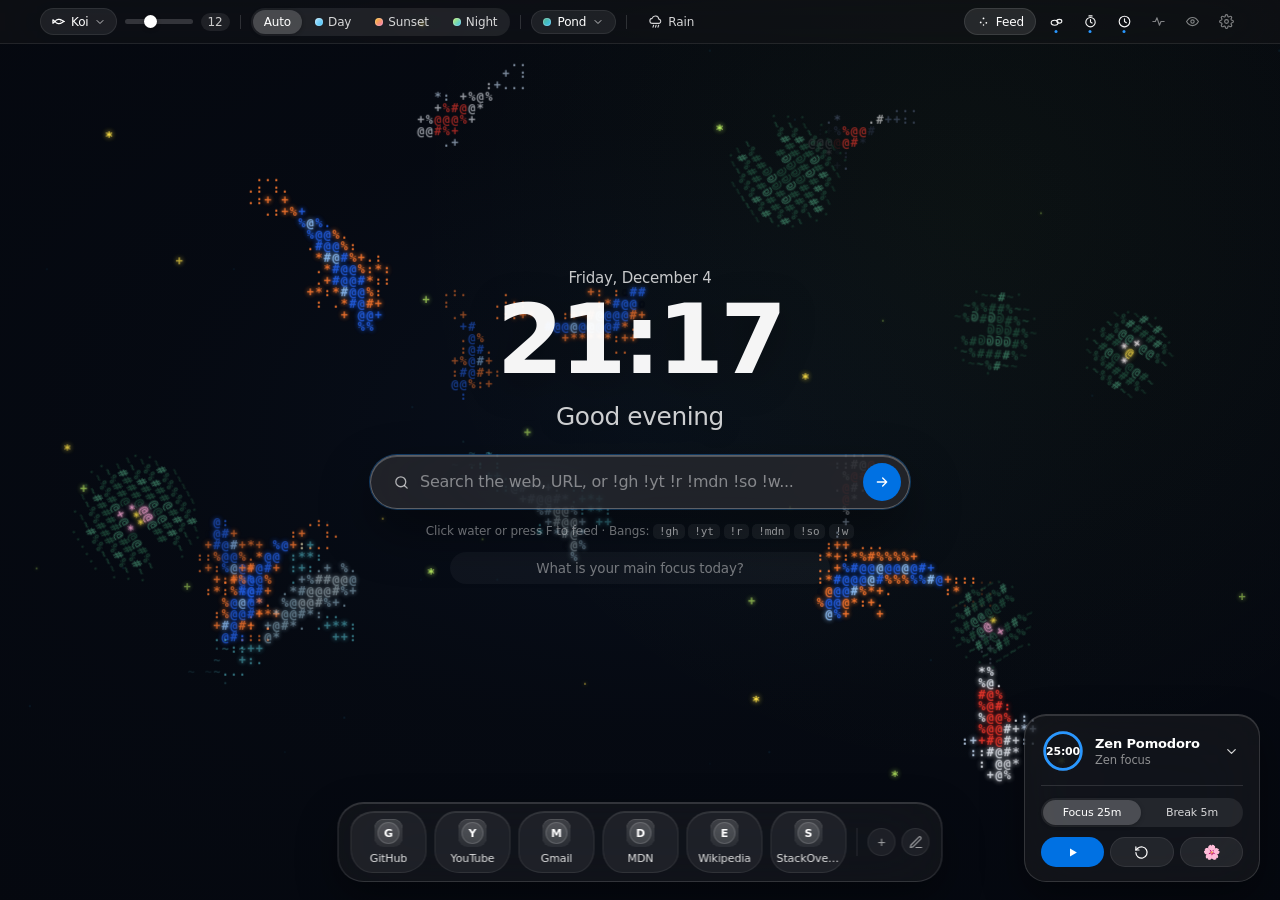
<file: index.html>
<!DOCTYPE html>
<html lang="es" data-solar="night">
<head>
  <meta charset="UTF-8">
  <meta name="viewport" content="width=device-width, initial-scale=1.0">
  <title data-i18n="pageTitlePond">Nueva pestaña · Estanque Koi</title>
  <link rel="icon" type="image/png" sizes="48x48" href="icons/icon48.png">
  <link rel="icon" type="image/png" sizes="16x16" href="icons/icon16.png">
  <link rel="icon" type="image/png" sizes="128x128" href="icons/icon128.png">
  <link rel="shortcut icon" href="icons/icon48.png">
  <script src="boot.js"></script>
  <link rel="stylesheet" href="styles/tokens.css">
  <link rel="stylesheet" href="styles/base.css">
  <link rel="stylesheet" href="styles/topbar.css">
  <link rel="stylesheet" href="styles/stage.css">
  <link rel="stylesheet" href="styles/stones.css">
  <link rel="stylesheet" href="styles/pomodoro.css">
  <link rel="stylesheet" href="styles/fauna-popover.css">
  <link rel="stylesheet" href="styles/settings.css">
  <link rel="stylesheet" href="styles/responsive.css">
  <script type="module" src="src/main.js"></script>
</head>
<body>
  <canvas id="koi-canvas" aria-hidden="true"></canvas>

  <div id="perf-badge" class="perf-badge" aria-live="off" hidden>
    <span class="perf-dot" aria-hidden="true"></span>
    <span id="perf-text" data-i18n="perfPlaceholder">-- FPS · -- ms</span>
  </div>

  <header class="top-bar" id="top-bar" aria-label="Controles del estanque" data-i18n-aria-label="controlsAria">
    <div class="control-pill">
      <div class="control-group control-fish" title="Cantidad de fauna en el estanque" data-i18n-title="fishTitle">
        <button type="button" id="fauna-btn" class="fauna-trigger-btn" aria-expanded="false" aria-controls="fauna-popover" title="Elegir especies y luciérnagas" data-i18n-title="faunaBtnTitle">
          <svg class="icon" viewBox="0 0 24 24" fill="none" stroke="currentColor" stroke-width="1.8" stroke-linecap="round" stroke-linejoin="round" aria-hidden="true">
            <path d="M6.5 12c2.5-4 7.5-4.5 11.5-1.5 1.2.9 2.2 1.5 3.5 1.5-1.3 0-2.3.6-3.5 1.5C14 16.5 9 16 6.5 12Z" />
            <path d="M6.5 12 3 9.2v5.6L6.5 12Z" />
            <circle cx="15.5" cy="11.2" r="0.8" fill="currentColor" stroke="none" />
          </svg>
          <span id="fauna-btn-label">Koi</span>
          <svg class="chevron-icon" viewBox="0 0 24 24" fill="none" stroke="currentColor" stroke-width="2" stroke-linecap="round" stroke-linejoin="round" aria-hidden="true">
            <path d="m6 9 6 6 6-6" />
          </svg>
        </button>
        <input
          id="fish-count"
          class="range-slider"
          type="range"
          min="5"
          max="25"
          step="1"
          value="12"
          aria-label="Densidad de fauna"
          data-i18n-aria-label="fishSliderAria"
        >
        <span id="fish-count-value" class="count-badge">12</span>
      </div>

      <span class="pill-divider pill-divider-fish" aria-hidden="true"></span>

      <div class="control-group solar-selector" role="group" aria-label="Momento del día" data-i18n-aria-label="solarGroupAria">
        <button type="button" class="solar-btn is-active" data-time-mode="auto" aria-pressed="true" title="Ciclo solar automático" data-i18n-title="solarAutoTitle">
          <span data-i18n="solarAuto">Auto</span>
        </button>
        <button type="button" class="solar-btn" data-time-mode="day" aria-pressed="false" title="Día (07:00 - 17:59)" data-i18n-title="solarDayTitle">
          <span class="swatch swatch-day" aria-hidden="true"></span>
          <span data-i18n="solarDay">Día</span>
        </button>
        <button type="button" class="solar-btn" data-time-mode="sunset" aria-pressed="false" title="Atardecer (18:00 - 20:29)" data-i18n-title="solarSunsetTitle">
          <span class="swatch swatch-sunset" aria-hidden="true"></span>
          <span data-i18n="solarSunset">Tarde</span>
        </button>
        <button type="button" class="solar-btn" data-time-mode="night" aria-pressed="false" title="Noche (20:30 - 06:59)" data-i18n-title="solarNightTitle">
          <span class="swatch swatch-night" aria-hidden="true"></span>
          <span data-i18n="solarNight">Noche</span>
        </button>
      </div>

      <span class="pill-divider pill-divider-solar" aria-hidden="true"></span>

      <div class="control-group biome-selector">
        <button type="button" id="biome-btn" class="biome-trigger-btn" aria-expanded="false" aria-controls="biome-popover" title="Cambiar fondo y ecosistema" data-i18n-title="biomeBtnTitle">
          <span id="biome-btn-swatch" class="swatch swatch-pond" aria-hidden="true"></span>
          <span id="biome-btn-label" data-i18n="biomePond">Estanque</span>
          <svg class="chevron-icon" viewBox="0 0 24 24" fill="none" stroke="currentColor" stroke-width="2" stroke-linecap="round" stroke-linejoin="round" aria-hidden="true">
            <path d="m6 9 6 6 6-6" />
          </svg>
        </button>
      </div>

      <span class="pill-divider" aria-hidden="true"></span>

      <div class="control-group control-toggles">
        <button type="button" id="rain-btn" class="toggle-btn" aria-pressed="false" title="Activar o desactivar lluvia suave (R)" data-i18n-title="rainBtnTitle">
          <svg class="icon" viewBox="0 0 24 24" fill="none" stroke="currentColor" stroke-width="1.8" stroke-linecap="round" stroke-linejoin="round" aria-hidden="true">
            <path d="M7 15a4 4 0 0 1-.4-7.98A5.5 5.5 0 0 1 17.3 8.2 3.5 3.5 0 0 1 18 15H7Z" />
            <path d="M9 18l-1 3M13 18l-1 3M17 18l-1 3" />
          </svg>
          <span data-i18n="rainBtn">Lluvia</span>
        </button>
      </div>

      <span class="pill-divider pill-divider-rain" aria-hidden="true"></span>

      <div class="control-group control-actions">
        <button type="button" id="feed-btn" class="action-btn" title="Soltar comida múltiple en el estanque (F)" data-i18n-title="feedBtnTitle">
          <svg class="icon" viewBox="0 0 24 24" fill="none" stroke="currentColor" stroke-width="1.8" stroke-linecap="round" stroke-linejoin="round" aria-hidden="true">
            <circle cx="12" cy="7" r="1.4" fill="currentColor" stroke="none" />
            <circle cx="7.5" cy="13.5" r="1.4" fill="currentColor" stroke="none" />
            <circle cx="16.5" cy="14" r="1.4" fill="currentColor" stroke="none" />
            <circle cx="12" cy="17.5" r="1.2" fill="currentColor" stroke="none" />
          </svg>
          <span id="feed-btn-label" data-i18n="feedBtn">Alimentar</span>
        </button>

        <button type="button" id="stones-toggle-btn" class="icon-btn" title="Mostrar u ocultar piedras de río" aria-pressed="true" aria-label="Mostrar u ocultar piedras de río" data-i18n-title="stonesToggleTitle" data-i18n-aria-label="stonesToggleTitle">
          <svg class="icon" viewBox="0 0 24 24" fill="none" stroke="currentColor" stroke-width="1.8" stroke-linecap="round" stroke-linejoin="round" aria-hidden="true">
            <ellipse cx="9" cy="14" rx="5.5" ry="4" />
            <ellipse cx="16.5" cy="11.5" rx="4" ry="3" />
          </svg>
        </button>

        <button type="button" id="pomo-toggle-btn" class="icon-btn" title="Mostrar u ocultar Pomodoro" aria-pressed="true" aria-label="Mostrar u ocultar Pomodoro" data-i18n-title="pomoToggleTitle" data-i18n-aria-label="pomoToggleTitle">
          <svg class="icon" viewBox="0 0 24 24" fill="none" stroke="currentColor" stroke-width="1.8" stroke-linecap="round" stroke-linejoin="round" aria-hidden="true">
            <circle cx="12" cy="13" r="7.5" />
            <path d="M12 9v4l2.5 1.5M9.5 3h5" />
          </svg>
        </button>

        <button type="button" id="clock-toggle-btn" class="icon-btn" title="Mostrar u ocultar reloj" aria-pressed="true" aria-label="Mostrar u ocultar reloj" data-i18n-title="clockToggleTitle" data-i18n-aria-label="clockToggleTitle">
          <svg class="icon" viewBox="0 0 24 24" fill="none" stroke="currentColor" stroke-width="1.8" stroke-linecap="round" stroke-linejoin="round" aria-hidden="true">
            <circle cx="12" cy="12" r="8.5" />
            <path d="M12 7.5V12l3 2" />
          </svg>
        </button>

        <button type="button" id="perf-btn" class="icon-btn" title="Mostrar u ocultar FPS y tiempo de render" aria-pressed="false" aria-label="Indicador de rendimiento" data-i18n-title="perfToggleTitle" data-i18n-aria-label="perfToggleAria">
          <svg class="icon" viewBox="0 0 24 24" fill="none" stroke="currentColor" stroke-width="1.8" stroke-linecap="round" stroke-linejoin="round" aria-hidden="true">
            <path d="M3 12h4l2.5-6 4 12 2.5-6H21" />
          </svg>
        </button>

        <button type="button" id="zen-btn" class="icon-btn" title="Modo Zen (Z)" aria-pressed="false" aria-label="Activar Modo Zen" data-i18n-title="zenBtnTitle" data-i18n-aria-label="zenBtnAria">
          <svg class="icon" viewBox="0 0 24 24" fill="none" stroke="currentColor" stroke-width="1.8" stroke-linecap="round" stroke-linejoin="round" aria-hidden="true">
            <path d="M2.5 12s3.8-6.5 9.5-6.5S21.5 12 21.5 12s-3.8 6.5-9.5 6.5S2.5 12 2.5 12Z" />
            <circle cx="12" cy="12" r="2.7" />
          </svg>
        </button>

        <button type="button" id="settings-btn" class="icon-btn" title="Ajustes, bangs personalizados y respaldo" aria-label="Abrir ajustes" data-i18n-title="settingsBtnTitle" data-i18n-aria-label="settingsBtnAria">
          <svg class="icon" viewBox="0 0 24 24" fill="none" stroke="currentColor" stroke-width="1.8" stroke-linecap="round" stroke-linejoin="round" aria-hidden="true">
            <circle cx="12" cy="12" r="3" />
            <path d="M19.4 15a1.65 1.65 0 0 0 .33 1.82l.06.06a2 2 0 1 1-2.83 2.83l-.06-.06a1.65 1.65 0 0 0-1.82-.33 1.65 1.65 0 0 0-1 1.51V21a2 2 0 1 1-4 0v-.09A1.65 1.65 0 0 0 9 19.4a1.65 1.65 0 0 0-1.82.33l-.06.06a2 2 0 1 1-2.83-2.83l.06-.06a1.65 1.65 0 0 0 .33-1.82 1.65 1.65 0 0 0-1.51-1H3a2 2 0 1 1 0-4h.09A1.65 1.65 0 0 0 4.6 9a1.65 1.65 0 0 0-.33-1.82l-.06-.06a2 2 0 1 1 2.83-2.83l.06.06a1.65 1.65 0 0 0 1.82.33H9a1.65 1.65 0 0 0 1-1.51V3a2 2 0 1 1 4 0v.09a1.65 1.65 0 0 0 1 1.51 1.65 1.65 0 0 0 1.82-.33l.06-.06a2 2 0 1 1 2.83 2.83l-.06.06a1.65 1.65 0 0 0-.33 1.82V9c.26.6.85 1 1.51 1H21a2 2 0 1 1 0 4h-.09a1.65 1.65 0 0 0-1.51 1Z" />
          </svg>
        </button>
      </div>
    </div>
  </header>

  <section id="fauna-popover" class="fauna-popover" aria-label="Selector de especies del estanque" data-i18n-aria-label="faunaPopoverAria" hidden>
    <div class="fauna-popover-header">
      <span class="fauna-popover-title" data-i18n="faunaPopoverTitle">Habitantes del estanque</span>
      <div class="fauna-presets">
        <button type="button" class="fauna-preset-btn" data-preset="koi" data-i18n="presetKoi">Solo Koi</button>
        <button type="button" class="fauna-preset-btn" data-preset="ocean" data-i18n="presetOcean">Océano</button>
        <button type="button" class="fauna-preset-btn" data-preset="reef" data-i18n="presetReef">Arrecife</button>
        <button type="button" class="fauna-preset-btn" data-preset="all" data-i18n="presetAll">Todos</button>
      </div>
    </div>

    <div class="fauna-grid">
      <button type="button" class="species-card is-active" data-species="koi" aria-pressed="true">
        <span class="species-swatch swatch-koi" aria-hidden="true"></span>
        <span class="species-info">
          <span class="species-name" data-i18n="speciesKoiName">Peces Koi</span>
          <span class="species-desc" data-i18n="speciesKoiDesc">Clásicos, Tancho y Fantasma</span>
        </span>
      </button>

      <button type="button" class="species-card" data-species="turtle" aria-pressed="false">
        <span class="species-swatch swatch-turtle" aria-hidden="true"></span>
        <span class="species-info">
          <span class="species-name" data-i18n="speciesTurtleName">Tortugas Marinas</span>
          <span class="species-desc" data-i18n="speciesTurtleDesc">Caparazón dorado y aleteo lento</span>
        </span>
      </button>

      <button type="button" class="species-card" data-species="whaleShark" aria-pressed="false">
        <span class="species-swatch swatch-whale" aria-hidden="true"></span>
        <span class="species-info">
          <span class="species-name" data-i18n="speciesWhaleName">Tiburón Ballena</span>
          <span class="species-desc" data-i18n="speciesWhaleDesc">Gigante moteado y sereno</span>
        </span>
      </button>

      <button type="button" class="species-card" data-species="hammerhead" aria-pressed="false">
        <span class="species-swatch swatch-hammer" aria-hidden="true"></span>
        <span class="species-info">
          <span class="species-name" data-i18n="speciesHammerName">Tiburón Martillo</span>
          <span class="species-desc" data-i18n="speciesHammerDesc">Nado ágil con cefalofoil en T</span>
        </span>
      </button>

      <button type="button" class="species-card" data-species="mantaRay" aria-pressed="false">
        <span class="species-swatch swatch-manta" aria-hidden="true"></span>
        <span class="species-info">
          <span class="species-name" data-i18n="speciesMantaName">Mantarraya</span>
          <span class="species-desc" data-i18n="speciesMantaDesc">Planeo ancho con alas ondulantes</span>
        </span>
      </button>

      <button type="button" class="species-card" data-species="giantCarp" aria-pressed="false">
        <span class="species-swatch swatch-carp" aria-hidden="true"></span>
        <span class="species-info">
          <span class="species-name" data-i18n="speciesCarpName">Carpa Dorada</span>
          <span class="species-desc" data-i18n="speciesCarpDesc">Velo real ámbar y escamas suaves</span>
        </span>
      </button>
    </div>

    <div class="fauna-env-section">
      <span class="fauna-popover-title" data-i18n="envSectionTitle">Entorno y vida marina</span>
      <div class="env-chips">
        <button type="button" class="env-chip is-active" data-env="lilies" aria-pressed="true" data-i18n="envLilies">Nenúfares</button>
        <button type="button" class="env-chip" data-env="currents" aria-pressed="false" data-i18n="envCurrents">Corrientes</button>
        <button type="button" class="env-chip" data-env="plankton" aria-pressed="false" data-i18n="envPlankton">Plancton y Burbujas</button>
        <button type="button" class="env-chip" data-env="kelp" aria-pressed="false" data-i18n="envKelp">Algas</button>
        <button type="button" class="env-chip" data-env="jellyfish" aria-pressed="false" data-i18n="envJellyfish">Medusas</button>
        <button type="button" class="env-chip" data-env="school" aria-pressed="false" data-i18n="envSchool">Cardumen</button>
        <button type="button" class="env-chip" data-env="snow" aria-pressed="false" data-i18n="envSnow">Nieve</button>
      </div>
    </div>

    <div class="fauna-fireflies-row">
      <div class="fauna-fireflies-label">
        <span class="species-swatch swatch-firefly" aria-hidden="true"></span>
        <span data-i18n="firefliesLabel">Luciérnagas</span>
      </div>
      <div class="firefly-modes" role="group" aria-label="Modo de luciérnagas" data-i18n-aria-label="firefliesGroupAria">
        <button type="button" class="firefly-mode-btn is-active" data-fireflies="auto" aria-pressed="true" title="Solo durante la noche" data-i18n="firefliesAuto" data-i18n-title="firefliesAutoTitle">Auto</button>
        <button type="button" class="firefly-mode-btn" data-fireflies="on" aria-pressed="false" title="Visibles a cualquier hora" data-i18n="firefliesOn" data-i18n-title="firefliesOnTitle">Activas</button>
        <button type="button" class="firefly-mode-btn" data-fireflies="off" aria-pressed="false" title="Ocultas" data-i18n="firefliesOff" data-i18n-title="firefliesOffTitle">Off</button>
      </div>
    </div>
  </section>

  <section id="biome-popover" class="biome-popover" aria-label="Selector de fondos" data-i18n-aria-label="biomePopoverAria" hidden>
    <div class="fauna-popover-header">
      <span class="fauna-popover-title" data-i18n="biomePopoverTitle">Escenarios y fondos</span>
    </div>

    <div class="biome-group">
      <span class="biome-group-label" data-i18n="biomeGroupAquatic">Hábitats acuáticos</span>
      <div class="biome-grid" role="group" aria-label="Hábitat acuático" data-i18n-aria-label="biomeGroupAria">
        <button type="button" class="biome-btn is-active" data-biome="pond" aria-pressed="true" title="Estanque zen con nenúfares" data-i18n-title="biomePondTitle">
          <span class="species-swatch swatch-pond" aria-hidden="true"></span>
          <span class="species-info">
            <span class="species-name" data-i18n="biomePond">Estanque</span>
            <span class="species-desc" data-i18n="biomePondDesc">Nenúfares y calma zen</span>
          </span>
        </button>

        <button type="button" class="biome-btn" data-biome="ocean" aria-pressed="false" title="Mar abierto con corrientes, cardumen, medusas y algas" data-i18n-title="biomeOceanTitle">
          <span class="species-swatch swatch-ocean" aria-hidden="true"></span>
          <span class="species-info">
            <span class="species-name" data-i18n="biomeOcean">Mar</span>
            <span class="species-desc" data-i18n="biomeOceanDesc">Corrientes, medusas y algas</span>
          </span>
        </button>

        <button type="button" class="biome-btn" data-biome="reef" aria-pressed="false" title="Arrecife coralino vibrante con mantarrayas y cardumen" data-i18n-title="biomeReefTitle">
          <span class="species-swatch swatch-reef" aria-hidden="true"></span>
          <span class="species-info">
            <span class="species-name" data-i18n="biomeReef">Arrecife</span>
            <span class="species-desc" data-i18n="biomeReefDesc">Coral cálido y cardumen</span>
          </span>
        </button>

        <button type="button" class="biome-btn" data-biome="winter" aria-pressed="false" title="Estanque invernal con nieve suave y carpas doradas" data-i18n-title="biomeWinterTitle">
          <span class="species-swatch swatch-winter" aria-hidden="true"></span>
          <span class="species-info">
            <span class="species-name" data-i18n="biomeWinter">Invierno</span>
            <span class="species-desc" data-i18n="biomeWinterDesc">Nieve suave y reflejos glaciares</span>
          </span>
        </button>
      </div>
    </div>

    <div class="biome-group">
      <span class="biome-group-label" data-i18n="biomeGroupCosmos">Cosmos y cielo nocturno</span>
      <div class="biome-grid" role="group" aria-label="Cosmos y cielo nocturno" data-i18n-aria-label="biomeGroupCosmos">
        <button type="button" class="biome-btn biome-card-featured" data-biome="space" aria-pressed="false" title="Agujero negro luminoso en arte ASCII y campo de estrellas" data-i18n-title="biomeSpaceTitle">
          <span class="species-swatch swatch-space" aria-hidden="true"></span>
          <span class="species-info">
            <span class="species-name" data-i18n="biomeSpaceCardTitle">Agujero Negro ASCII</span>
            <span class="species-desc" data-i18n="biomeSpaceDesc">Disco de acreción gravitacional y estrellas</span>
          </span>
        </button>

        <button type="button" class="biome-btn biome-card-aurora" data-biome="aurora" aria-pressed="false" title="Aurora boreal nocturna en ASCII sobre cordillera alpina" data-i18n-title="biomeAuroraTitle">
          <span class="species-swatch swatch-aurora" aria-hidden="true"></span>
          <span class="species-info">
            <span class="species-name" data-i18n="biomeAuroraCardTitle">Aurora Boreal</span>
            <span class="species-desc" data-i18n="biomeAuroraDesc">Cortinas luminosas y montañas nocturnas</span>
          </span>
        </button>
      </div>
    </div>

    <div class="biome-group">
      <span class="biome-group-label" data-i18n="biomeGroupJapan">Cultura japonesa</span>
      <div class="biome-grid" role="group" aria-label="Cultura japonesa" data-i18n-aria-label="biomeGroupJapan">
        <button type="button" class="biome-btn biome-card-wave" data-biome="wave" aria-pressed="false" title="La Gran Ola de Kanagawa en 3D con movimiento oceánico natural" data-i18n-title="biomeWaveTitle">
          <span class="species-swatch swatch-wave" aria-hidden="true"></span>
          <span class="species-info">
            <span class="species-name" data-i18n="biomeWaveCardTitle">Gran Ola · Kanagawa 3D</span>
            <span class="species-desc" data-i18n="biomeWaveDesc">Oleaje 3D natural, espuma, barcas y Monte Fuji</span>
          </span>
        </button>
      </div>
    </div>

    <div id="space-options-section" class="space-options-section" hidden>
      <div class="space-option-row">
        <span class="space-option-label" data-i18n="spacePaletteLabel">Paleta estelar</span>
        <div class="space-chip-group" role="group" aria-label="Paleta del agujero negro" data-i18n-aria-label="spacePaletteGroupAria">
          <button type="button" class="space-chip space-palette-btn is-active" data-space-palette="gold" aria-pressed="true">
            <span class="palette-dot palette-dot-gold" aria-hidden="true"></span>
            <span data-i18n="spacePaletteGold">Dorado</span>
          </button>
          <button type="button" class="space-chip space-palette-btn" data-space-palette="quasar" aria-pressed="false">
            <span class="palette-dot palette-dot-quasar" aria-hidden="true"></span>
            <span data-i18n="spacePaletteQuasar">Quásar</span>
          </button>
          <button type="button" class="space-chip space-palette-btn" data-space-palette="violet" aria-pressed="false">
            <span class="palette-dot palette-dot-violet" aria-hidden="true"></span>
            <span data-i18n="spacePaletteViolet">Violeta</span>
          </button>
        </div>
      </div>

      <div class="space-option-row">
        <span class="space-option-label" data-i18n="spaceOrbitLabel">Órbita de cámara</span>
        <div class="space-chip-group" role="group" aria-label="Velocidad orbital" data-i18n-aria-label="spaceOrbitGroupAria">
          <button type="button" class="space-chip space-speed-btn" data-space-speed="0" aria-pressed="false" data-i18n="spaceOrbitPause">Pausa</button>
          <button type="button" class="space-chip space-speed-btn" data-space-speed="0.5" aria-pressed="false" data-i18n="spaceOrbitSlow">0.5×</button>
          <button type="button" class="space-chip space-speed-btn is-active" data-space-speed="1" aria-pressed="true" data-i18n="spaceOrbitNormal">1×</button>
          <button type="button" class="space-chip space-speed-btn" data-space-speed="2" aria-pressed="false" data-i18n="spaceOrbitFast">2×</button>
        </div>
      </div>
    </div>
  </section>

  <main class="center-stage" id="center-stage">
    <section class="hero-card" id="hero-card" aria-label="Saludo y búsqueda" data-i18n-aria-label="heroAria">
      <div class="clock-wrap" id="clock-wrap">
        <time id="clock" class="clock" datetime=""></time>
        <span id="date-label" class="date-label"></span>
      </div>

      <h1 id="greeting" class="greeting"></h1>

      <div class="search-box-wrap">
        <form id="search-form" class="search-form" action="https://www.google.com/search" method="GET" role="search">
          <svg class="search-icon" viewBox="0 0 24 24" fill="none" stroke="currentColor" stroke-width="1.8" stroke-linecap="round" stroke-linejoin="round" aria-hidden="true">
            <circle cx="11" cy="11" r="7" />
            <path d="m20 20-3.5-3.5" />
          </svg>
          <button type="button" id="bang-badge" class="bang-badge" hidden title="Clic o Backspace para quitar prefijo" data-i18n-title="bangBadgeTitle"></button>
          <input
            id="search-input"
            class="search-input"
            type="search"
            name="q"
            maxlength="2048"
            placeholder="Buscar en la web, URL o !gh !yt !r !mdn !so !w..."
            data-i18n-placeholder="searchPlaceholder"
            autocomplete="off"
            spellcheck="false"
            autofocus
            aria-autocomplete="list"
            aria-controls="bang-suggestions"
            aria-expanded="false"
            aria-label="Buscar en la web o mediante prefijos"
            data-i18n-aria-label="searchAria"
          >
          <button type="submit" class="search-submit" aria-label="Buscar" data-i18n-aria-label="searchSubmitAria">
            <svg viewBox="0 0 24 24" fill="none" stroke="currentColor" stroke-width="2" stroke-linecap="round" stroke-linejoin="round" aria-hidden="true">
              <path d="M5 12h14M13 6l6 6-6 6" />
            </svg>
          </button>
        </form>
        <ul id="bang-suggestions" class="bang-suggestions" role="listbox" aria-label="Sugerencias de prefijos bang" data-i18n-aria-label="bangSuggestAria" hidden></ul>
      </div>

      <p class="pond-hint"><span id="pond-hint-prefix" data-i18n="pondHintPrefix">Clic en el agua o tecla F para alimentar · Prefijos:</span> <code>!gh</code> <code>!yt</code> <code>!r</code> <code>!mdn</code> <code>!so</code> <code>!w</code></p>

      <div id="daily-focus-wrap" class="daily-focus-wrap">
        <input
          id="daily-focus-input"
          class="daily-focus-input"
          type="text"
          maxlength="120"
          placeholder="¿Cuál es tu enfoque principal hoy?"
          data-i18n-placeholder="dailyFocusPlaceholder"
          aria-label="Objetivo del día"
          data-i18n-aria-label="dailyFocusAria"
        >
      </div>
    </section>
  </main>

  <!-- River Stones Shortcut Dock -->
  <nav id="river-stones-dock" class="river-stones-dock" aria-label="Accesos directos en piedras de río" data-i18n-aria-label="dockAria">
    <div id="river-stones-list" class="river-stones-list"></div>
    <div class="stones-controls">
      <button type="button" id="stone-add-btn" class="stone-ctrl-btn" title="Añadir piedra de río" aria-label="Añadir acceso directo" data-i18n-title="stoneAddTitle" data-i18n-aria-label="stoneAddAria">+</button>
      <button type="button" id="stone-edit-btn" class="stone-ctrl-btn" title="Editar o reordenar piedras" aria-pressed="false" aria-label="Editar accesos directos" data-i18n-title="stoneEditTitle" data-i18n-aria-label="stoneEditAria">
        <svg class="icon" viewBox="0 0 24 24" fill="none" stroke="currentColor" stroke-width="1.8" stroke-linecap="round" stroke-linejoin="round" aria-hidden="true">
          <path d="M12 20h9" />
          <path d="M16.5 3.5a2.1 2.1 0 0 1 3 3L7 19l-4 1 1-4Z" />
        </svg>
      </button>
    </div>
  </nav>

  <!-- Pomodoro Widget -->
  <aside id="pomodoro-widget" class="pomodoro-widget" aria-label="Temporizador Pomodoro" data-i18n-aria-label="pomoAria">
    <div class="pomo-header">
      <div class="pomo-ring-wrap">
        <svg class="pomo-svg" viewBox="0 0 48 48" aria-hidden="true">
          <circle class="pomo-track" cx="24" cy="24" r="20" />
          <circle id="pomo-ring" class="pomo-progress" cx="24" cy="24" r="20" />
        </svg>
        <span id="pomo-time" class="pomo-time">25:00</span>
      </div>
      <div class="pomo-summary">
        <span class="pomo-title" data-i18n="pomoTitle">Pomodoro Zen</span>
        <span id="pomo-status" class="pomo-status" aria-live="polite" aria-atomic="true" data-i18n="pomoStatusFocusIdle">Enfoque zen</span>
      </div>
      <button type="button" id="pomo-collapse-btn" class="pomo-collapse-btn" aria-expanded="true" title="Colapsar o expandir Pomodoro" aria-label="Colapsar Pomodoro" data-i18n-title="pomoCollapseTitle" data-i18n-aria-label="pomoCollapseAria">
        <svg class="icon" viewBox="0 0 24 24" fill="none" stroke="currentColor" stroke-width="2" stroke-linecap="round" stroke-linejoin="round" aria-hidden="true">
          <path d="m6 9 6 6 6-6" />
        </svg>
      </button>
    </div>

    <div class="pomo-body">
      <div class="pomo-modes" role="group" aria-label="Modo Pomodoro" data-i18n-aria-label="pomoModeGroupAria">
        <button type="button" class="pomo-mode-btn is-active" data-pomo-mode="focus" aria-pressed="true" data-i18n="pomoFocusMode">Enfoque 25m</button>
        <button type="button" class="pomo-mode-btn" data-pomo-mode="break" aria-pressed="false" data-i18n="pomoBreakMode">Descanso 5m</button>
      </div>
      <div class="pomo-actions">
        <button type="button" id="pomo-play-btn" class="pomo-btn pomo-btn-primary" title="Iniciar" aria-label="Iniciar Pomodoro" data-i18n-title="pomoStart" data-i18n-aria-label="pomoStartAria">
          <svg class="icon icon-play" viewBox="0 0 24 24" fill="currentColor" aria-hidden="true">
            <path d="M8 5.5v13l11-6.5-11-6.5Z" />
          </svg>
          <svg class="icon icon-pause" viewBox="0 0 24 24" fill="currentColor" aria-hidden="true">
            <rect x="6.5" y="5.5" width="4" height="13" rx="1" />
            <rect x="13.5" y="5.5" width="4" height="13" rx="1" />
          </svg>
        </button>
        <button type="button" id="pomo-reset-btn" class="pomo-btn" title="Reiniciar" aria-label="Reiniciar Pomodoro" data-i18n-title="pomoResetTitle" data-i18n-aria-label="pomoResetAria">
          <svg class="icon" viewBox="0 0 24 24" fill="none" stroke="currentColor" stroke-width="1.9" stroke-linecap="round" stroke-linejoin="round" aria-hidden="true">
            <path d="M3 12a9 9 0 1 0 3-6.7L3 8" />
            <path d="M3 3v5h5" />
          </svg>
        </button>
        <button type="button" id="pomo-test-btn" class="pomo-btn pomo-btn-sakura" title="Previsualizar lluvia de pétalos de cerezo" aria-label="Probar lluvia de cerezo" data-i18n-title="pomoTestTitle" data-i18n-aria-label="pomoTestAria">
          🌸
        </button>
      </div>
    </div>
  </aside>

  <!-- Modal for adding/editing River Stones -->
  <div id="stone-modal" class="stone-modal" role="dialog" aria-modal="true" aria-labelledby="stone-modal-title" hidden>
    <form id="stone-modal-form" class="stone-modal-card">
      <h2 id="stone-modal-title" class="stone-modal-title" data-i18n="stoneNewTitle">Nueva piedra de río</h2>
      <label class="stone-field">
        <span data-i18n="stoneFieldName">Nombre corto</span>
        <input id="stone-title-input" type="text" maxlength="24" placeholder="Ej. GitHub" data-i18n-placeholder="stoneNamePlaceholder" required>
      </label>
      <label class="stone-field">
        <span data-i18n="stoneFieldUrl">URL del sitio</span>
        <input id="stone-url-input" type="text" maxlength="2048" placeholder="Ej. github.com" data-i18n-placeholder="stoneUrlPlaceholder" required>
      </label>
      <div class="stone-modal-actions">
        <button type="button" id="stone-reset-btn" class="stone-modal-btn stone-btn-ghost" title="Restaurar todos los accesos directos predeterminados" data-i18n="stoneResetAll" data-i18n-title="stoneResetAllTitle">Restaurar todas</button>
        <div class="stone-modal-right">
          <button type="button" id="stone-cancel-btn" class="stone-modal-btn stone-btn-ghost" data-i18n="stoneCancel">Cancelar</button>
          <button type="submit" class="stone-modal-btn stone-btn-save" data-i18n="stoneSave">Guardar</button>
        </div>
      </div>
    </form>
  </div>

  <!-- Settings Modal: Clock, Eco Mode, Custom Bangs, Backup -->
  <div id="settings-modal" class="settings-modal" role="dialog" aria-modal="true" aria-labelledby="settings-modal-title" hidden>
    <div class="settings-modal-card">
      <div class="settings-modal-header">
        <h2 id="settings-modal-title" class="settings-modal-title" data-i18n="settingsTitle">Ajustes del estanque</h2>
        <button type="button" id="settings-close-btn" class="settings-modal-btn" data-i18n="settingsClose">Cerrar</button>
      </div>

      <section class="settings-section">
        <h3 class="settings-section-title" data-i18n="settingsSectionGeneral">Apariencia y rendimiento</h3>
        <div class="settings-row">
          <label for="settings-username" class="settings-label" data-i18n="settingsUserName">Tu nombre (saludo)</label>
          <input id="settings-username" class="settings-input" type="text" maxlength="32" placeholder="Ej. Alex" data-i18n-placeholder="settingsUserNamePlaceholder">
        </div>

        <div class="settings-row">
          <span class="settings-label" data-i18n="settingsClockFormat">Formato de reloj</span>
          <div class="settings-seg-group">
            <button type="button" class="clock-format-btn is-active" data-clock-format="24h" aria-pressed="true" data-i18n="settingsClock24">24 horas</button>
            <button type="button" class="clock-format-btn" data-clock-format="12h" aria-pressed="false" data-i18n="settingsClock12">12 horas</button>
          </div>
        </div>

        <label class="settings-checkbox-label">
          <input id="settings-show-focus" type="checkbox" checked>
          <span data-i18n="settingsShowFocus">Mostrar objetivo del día bajo el buscador</span>
        </label>

        <div class="settings-row">
          <span class="settings-label" data-i18n="settingsEcoMode">Modo ahorro / calidad adaptativa</span>
          <div class="settings-seg-group">
            <button type="button" class="eco-mode-btn is-active" data-eco-mode="auto" aria-pressed="true" title="Activa Eco automáticamente si la tasa de fotogramas baja de forma sostenida" data-i18n="ecoAuto" data-i18n-title="ecoAutoTitle">Auto</button>
            <button type="button" class="eco-mode-btn" data-eco-mode="on" aria-pressed="false" title="Limita a 30 FPS y desactiva brillo para ahorrar batería" data-i18n="ecoOn" data-i18n-title="ecoOnTitle">Eco</button>
            <button type="button" class="eco-mode-btn" data-eco-mode="off" aria-pressed="false" title="Máxima fluidez y brillo ASCII activados siempre" data-i18n="ecoOff" data-i18n-title="ecoOffTitle">Alto</button>
          </div>
        </div>

        <p class="settings-shortcuts-hint"><strong data-i18n="settingsShortcutsTitle">Atajos de teclado</strong>: <span data-i18n="settingsShortcutsBody">/ Buscar · F Alimentar · R Lluvia · B Fondo · P Pomodoro · Z Zen · Esc Cerrar</span></p>
      </section>

      <section class="settings-section">
        <h3 class="settings-section-title" data-i18n="settingsSectionBangs">Bangs personalizados (solo HTTPS)</h3>
        <ul id="custom-bang-list" class="settings-bang-list"></ul>
        <form id="bang-add-form" class="settings-bang-form">
          <input id="bang-prefix-input" class="settings-input" type="text" maxlength="11" placeholder="!npm" data-i18n-placeholder="bangPrefixPlaceholder" aria-label="Prefijo" data-i18n-aria-label="bangPrefixLabel" required>
          <input id="bang-name-input" class="settings-input" type="text" maxlength="20" placeholder="npm" data-i18n-placeholder="bangNamePlaceholder" aria-label="Nombre" data-i18n-aria-label="bangNameLabel" required>
          <input id="bang-url-input" class="settings-input" type="text" maxlength="2048" placeholder="https://www.npmjs.com/search?q={q}" data-i18n-placeholder="bangUrlPlaceholder" aria-label="Plantilla HTTPS (usa {q} opcional)" data-i18n-aria-label="bangUrlLabel" required>
          <button type="submit" class="settings-modal-btn settings-btn-primary" data-i18n="bangAddBtn">Añadir</button>
        </form>
        <p id="bang-error" class="settings-error" role="status" aria-live="polite"></p>
      </section>

      <section class="settings-section">
        <h3 class="settings-section-title" data-i18n="settingsSectionBackup">Sincronización y respaldo JSON</h3>
        <p class="settings-hint" data-i18n="backupSyncHint">Tus preferencias, piedras de río, bangs y objetivo diario se sincronizan entre dispositivos con tu perfil del navegador.</p>
        <div class="settings-backup-row">
          <button type="button" id="backup-export-btn" class="settings-modal-btn" data-i18n="backupExportBtn">Exportar JSON</button>
          <button type="button" id="backup-import-btn" class="settings-modal-btn" data-i18n="backupImportBtn">Importar JSON</button>
          <input id="backup-import-input" type="file" accept="application/json" hidden>
          <span id="backup-status" class="settings-status" role="status" aria-live="polite"></span>
        </div>
      </section>
    </div>
  </div>

  <button type="button" id="zen-exit-btn" class="zen-exit-btn" title="Salir del Modo Zen (Esc / Z)" aria-label="Salir del Modo Zen" data-i18n-title="zenExitTitle" data-i18n-aria-label="zenExitAria">
    <svg class="icon" viewBox="0 0 24 24" fill="none" stroke="currentColor" stroke-width="1.8" stroke-linecap="round" stroke-linejoin="round" aria-hidden="true">
      <path d="M3 3l18 18" />
      <path d="M10.6 5.6A9.7 9.7 0 0 1 12 5.5c5.7 0 9.5 6.5 9.5 6.5a16.8 16.8 0 0 1-3.1 4" />
      <path d="M6.5 6.9C4 8.7 2.5 12 2.5 12s3.8 6.5 9.5 6.5c1.7 0 3.3-.5 4.7-1.2" />
    </svg>
    <span data-i18n="zenExitText">Salir de Zen</span>
  </button>

  <div id="zen-toast" class="zen-toast" role="status" aria-live="polite">
    <span data-i18n="zenToastPrefix">Modo Zen · Pulsa</span> <kbd>Esc</kbd> <span data-i18n="zenToastSuffix">o mueve el cursor arriba a la derecha para volver</span>
  </div>
</body>
</html>
</file>
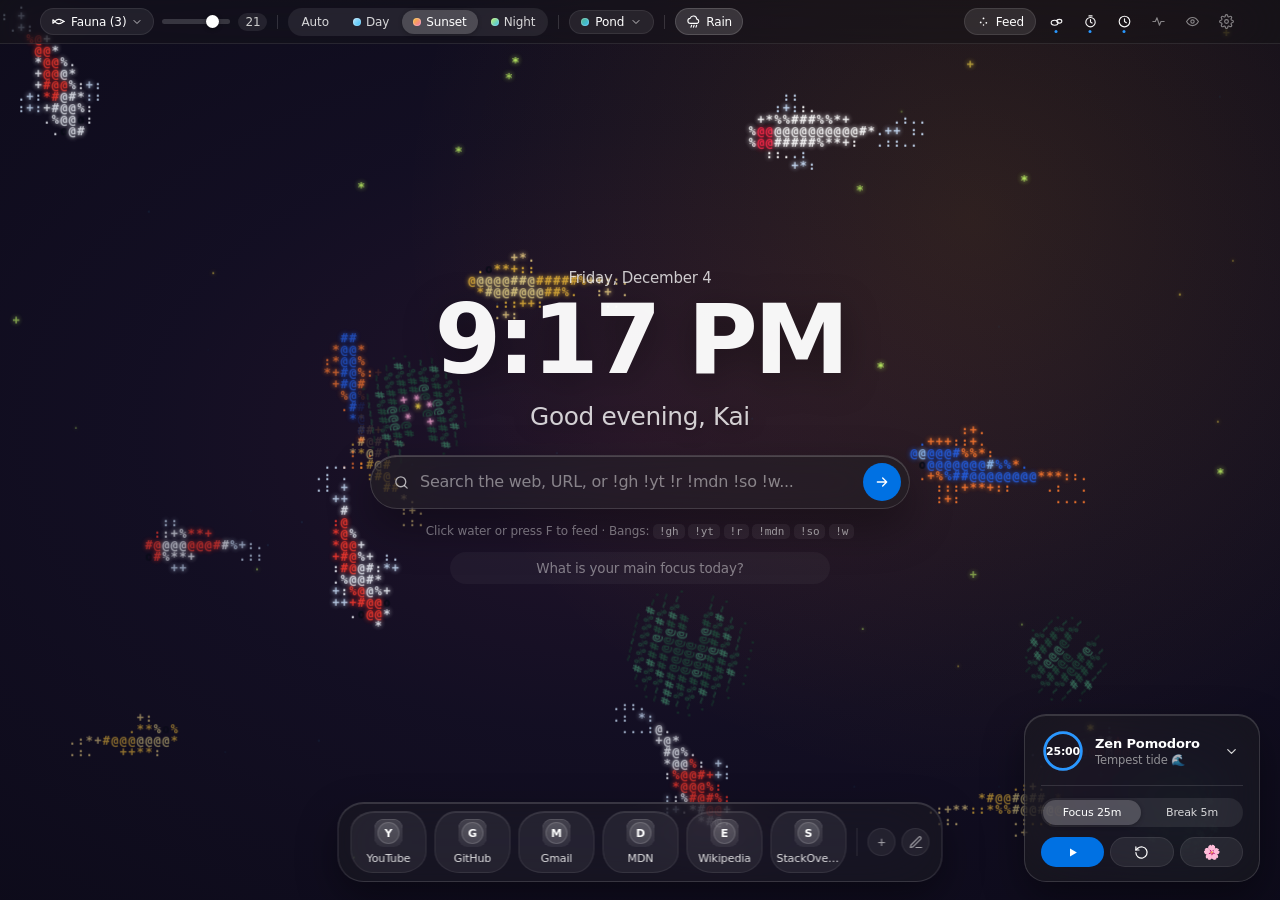
<file: tests/ui.html>
<!DOCTYPE html>
<html lang="es" data-solar="night">
<head>
  <meta charset="UTF-8">
  <title>UI Integration Tests · ASCII Koi Pond</title>
  <link rel="stylesheet" href="../styles/tokens.css">
  <link rel="stylesheet" href="../styles/base.css">
  <link rel="stylesheet" href="../styles/topbar.css">
  <link rel="stylesheet" href="../styles/stage.css">
  <link rel="stylesheet" href="../styles/stones.css">
  <link rel="stylesheet" href="../styles/pomodoro.css">
  <link rel="stylesheet" href="../styles/fauna-popover.css">
  <link rel="stylesheet" href="../styles/settings.css">
  <link rel="stylesheet" href="../styles/responsive.css">
</head>
<body>
  <div id="test-report" data-status="running" data-pass="0" data-fail="0" hidden>
    <pre id="test-summary">Running...</pre>
    <ul id="test-log"></ul>
  </div>
  <script type="module" src="./ui.js"></script>
</body>
</html>
</file>
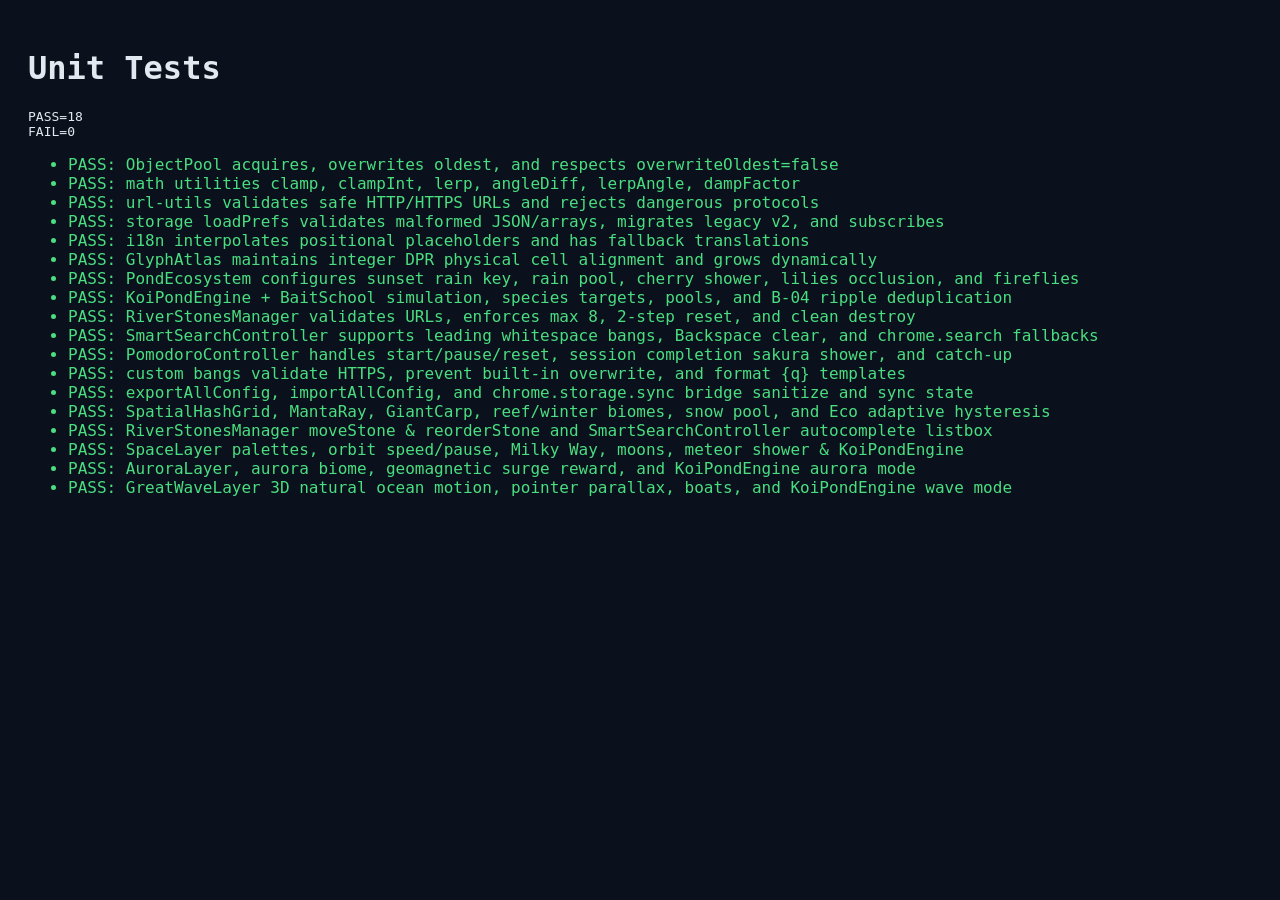
<file: tests/unit.html>
<!DOCTYPE html>
<html lang="es">
<head>
  <meta charset="UTF-8">
  <title>Unit Tests · ASCII Koi Pond</title>
  <style>
    body { font-family: ui-monospace, monospace; background: #0b111c; color: #e2e8f0; padding: 20px; }
    .pass { color: #4ade80; }
    .fail { color: #f87171; font-weight: 700; }
  </style>
</head>
<body>
  <h1>Unit Tests</h1>
  <div id="test-report" data-status="running" data-pass="0" data-fail="0">
    <pre id="test-summary">Running...</pre>
    <ul id="test-log"></ul>
  </div>
  <div id="sandbox" hidden></div>
  <script type="module" src="./unit.js"></script>
</body>
</html>
</file>
<file: styles/tokens.css>
@property --bg-base {
  syntax: "<color>";
  inherits: true;
  initial-value: #05080f;
}

@property --bg-radial-1 {
  syntax: "<color>";
  inherits: true;
  initial-value: rgba(18, 36, 62, 0.36);
}

@property --bg-radial-2 {
  syntax: "<color>";
  inherits: true;
  initial-value: rgba(9, 18, 32, 0.22);
}

@property --bg-radial-accent {
  syntax: "<color>";
  inherits: true;
  initial-value: rgba(56, 189, 248, 0.05);
}

:root {
  /* --- Apple Style Reference Tokens --- */
  --color-primary: #0066cc;
  --color-primary-focus: #0071e3;
  --color-primary-on-dark: #2997ff;
  --color-ink: #1d1d1f;
  --color-body-on-dark: #ffffff;
  --color-body-muted: #cccccc;
  --color-ink-muted-80: #333333;
  --color-ink-muted-48: #7a7a7a;
  --color-divider-soft: #f0f0f0;
  --color-hairline: #e0e0e0;
  --color-canvas: #ffffff;
  --color-canvas-parchment: #f5f5f7;
  --color-surface-pearl: #fafafc;
  --color-surface-tile-1: #272729;
  --color-surface-tile-2: #2a2a2c;
  --color-surface-tile-3: #252527;
  --color-surface-black: #000000;
  --color-surface-chip-translucent: #d2d2d7;
  --color-on-primary: #ffffff;
  --color-on-dark: #ffffff;

  /* --- Typography & Scale --- */
  --font-display: "SF Pro Display", -apple-system, BlinkMacSystemFont, "Inter", system-ui, "Segoe UI", sans-serif;
  --font-sans: "SF Pro Text", -apple-system, BlinkMacSystemFont, "Inter", system-ui, "Segoe UI", Roboto, sans-serif;
  --font-mono: "SF Mono", "Cascadia Code", "JetBrains Mono", Consolas, ui-monospace, monospace;

  /* --- Spacing Scale --- */
  --space-xxs: 4px;
  --space-xs: 8px;
  --space-sm: 12px;
  --space-md: 17px;
  --space-lg: 24px;
  --space-xl: 32px;
  --space-xxl: 48px;
  --space-section: 80px;

  /* --- Border Radius --- */
  --radius-none: 0px;
  --radius-xs: 5px;
  --radius-sm: 8px;
  --radius-md: 11px;
  --radius-lg: 18px;
  --radius-pill: 9999px;

  /* --- Canvas Atmosphere Defaults --- */
  --bg-base: #05080f;
  --bg-radial-1: rgba(18, 36, 62, 0.36);
  --bg-radial-2: rgba(9, 18, 32, 0.22);
  --bg-radial-accent: rgba(56, 189, 248, 0.05);
  --biome-accent: #2997ff;

  /* --- Apple macOS / visionOS Materials --- */
  --surface-menubar: rgba(20, 20, 22, 0.56);
  --surface-dock: rgba(28, 28, 30, 0.54);
  --surface-spotlight: rgba(34, 34, 36, 0.58);
  --surface-spotlight-focus: rgba(42, 42, 46, 0.74);
  --surface-widget: rgba(28, 28, 30, 0.58);
  --surface-sheet: rgba(28, 28, 30, 0.84);
  --surface-modal-sheet: rgba(28, 28, 30, 0.90);
  --surface-inset-card: rgba(255, 255, 255, 0.045);

  --surface-bar: rgba(29, 29, 31, 0.72);
  --surface-glass: rgba(29, 29, 31, 0.68);
  --surface-glass-hover: rgba(39, 39, 41, 0.84);
  --surface-pill: rgba(29, 29, 31, 0.74);
  --surface-popover: var(--surface-sheet);
  --surface-modal: var(--surface-modal-sheet);
  --surface-tile: rgba(255, 255, 255, 0.06);
  --surface-tile-hover: rgba(255, 255, 255, 0.12);
  --surface-seg-track: rgba(255, 255, 255, 0.08);
  --surface-seg-thumb: rgba(255, 255, 255, 0.18);

  --border-glass: rgba(255, 255, 255, 0.12);
  --border-glass-rim: rgba(255, 255, 255, 0.14);
  --border-glass-strong: rgba(255, 255, 255, 0.22);
  --border-glass-focus: rgba(41, 151, 255, 0.75);

  --specular-top: inset 0 1px 0 rgba(255, 255, 255, 0.14);
  --specular-top-strong: inset 0 1px 0 rgba(255, 255, 255, 0.18);
  --shadow-dock: 0 16px 40px rgba(0, 0, 0, 0.38);
  --shadow-sheet: 0 24px 64px rgba(0, 0, 0, 0.52);

  --text-primary: var(--color-body-on-dark);
  --text-secondary: rgba(255, 255, 255, 0.82);
  --text-muted: rgba(204, 204, 204, 0.68);

  --accent: var(--color-primary-on-dark);
  --accent-solid: var(--color-primary-focus);
  --accent-solid-hover: var(--color-primary);
  --accent-soft: rgba(41, 151, 255, 0.16);
  --accent-ring: rgba(41, 151, 255, 0.28);
}

/* Día (07:00 - 17:59): Azul petróleo profundo #081424 */
html[data-solar="day"] {
  --bg-base: #081424;
  --bg-radial-1: rgba(24, 72, 108, 0.42);
  --bg-radial-2: rgba(12, 34, 58, 0.28);
  --bg-radial-accent: rgba(125, 211, 252, 0.11);
  --biome-accent: #67e8f9;
}

/* Atardecer (18:00 - 20:29): Índigo oscuro con reflejos ámbar y magenta sutiles */
html[data-solar="sunset"] {
  --bg-base: #0d0b1a;
  --bg-radial-1: rgba(74, 36, 72, 0.36);
  --bg-radial-2: rgba(34, 24, 58, 0.28);
  --bg-radial-accent: rgba(245, 158, 11, 0.12);
  --biome-accent: #fbbf24;
}

/* Noche (20:30 - 06:59): Fondo abisal #05080f */
html[data-solar="night"] {
  --bg-base: #05080f;
  --bg-radial-1: rgba(14, 28, 50, 0.34);
  --bg-radial-2: rgba(7, 14, 26, 0.24);
  --bg-radial-accent: rgba(163, 230, 53, 0.04);
  --biome-accent: #bef264;
}

html[data-biome="ocean"] {
  --bg-radial-1: rgba(12, 48, 72, 0.42);
  --bg-radial-2: rgba(6, 24, 42, 0.28);
  --bg-radial-accent: rgba(0, 245, 212, 0.08);
  --biome-accent: #2dd4bf;
}

html[data-biome="reef"] {
  --bg-radial-1: rgba(14, 72, 82, 0.42);
  --bg-radial-2: rgba(48, 22, 54, 0.28);
  --bg-radial-accent: rgba(251, 113, 133, 0.10);
  --biome-accent: #fb7185;
}

html[data-biome="winter"] {
  --bg-radial-1: rgba(28, 56, 92, 0.42);
  --bg-radial-2: rgba(12, 24, 46, 0.3);
  --bg-radial-accent: rgba(186, 230, 253, 0.11);
  --biome-accent: #bae6fd;
}

/* Espacio profundo (Agujero Negro ASCII) */
html[data-biome="space"],
html[data-biome="space"][data-solar="day"],
html[data-biome="space"][data-solar="sunset"],
html[data-biome="space"][data-solar="night"] {
  --bg-base: #020205;
  --bg-radial-1: rgba(34, 18, 6, 0.24);
  --bg-radial-2: rgba(12, 7, 4, 0.14);
  --bg-radial-accent: rgba(251, 191, 36, 0.06);
  --biome-accent: #fbbf24;
}

html[data-biome="space"][data-space-palette="quasar"] {
  --bg-base: #02040a;
  --bg-radial-1: rgba(14, 38, 76, 0.26);
  --bg-radial-2: rgba(7, 16, 36, 0.16);
  --bg-radial-accent: rgba(56, 189, 248, 0.08);
  --biome-accent: #38bdf8;
}

html[data-biome="space"][data-space-palette="violet"] {
  --bg-base: #04020a;
  --bg-radial-1: rgba(52, 20, 88, 0.28);
  --bg-radial-2: rgba(20, 9, 40, 0.16);
  --bg-radial-accent: rgba(192, 132, 252, 0.08);
  --biome-accent: #c084fc;
}

/* Aurora Boreal nocturna */
html[data-biome="aurora"],
html[data-biome="aurora"][data-solar="day"],
html[data-biome="aurora"][data-solar="sunset"],
html[data-biome="aurora"][data-solar="night"] {
  --bg-base: #030914;
  --bg-radial-1: rgba(12, 46, 54, 0.34);
  --bg-radial-2: rgba(28, 18, 56, 0.20);
  --bg-radial-accent: rgba(52, 211, 153, 0.09);
  --biome-accent: #34d399;
}

/* La Gran Ola de Kanagawa 3D (Ukiyo-e) */
html[data-biome="wave"],
html[data-biome="wave"][data-solar="day"],
html[data-biome="wave"][data-solar="sunset"],
html[data-biome="wave"][data-solar="night"] {
  --bg-base: #06101f;
  --bg-radial-1: rgba(20, 52, 98, 0.34);
  --bg-radial-2: rgba(12, 27, 56, 0.24);
  --bg-radial-accent: rgba(232, 213, 181, 0.08);
  --biome-accent: #38bdf8;
}
</file>
<file: styles/base.css>
*,
*::before,
*::after {
  box-sizing: border-box;
}

@keyframes appleSheetIn {
  from {
    opacity: 0;
    transform: translateY(6px) scale(0.985);
  }
  to {
    opacity: 1;
    transform: translateY(0) scale(1);
  }
}

@keyframes applePopoverIn {
  from {
    opacity: 0;
    transform: translate(-50%, -6px) scale(0.985);
  }
  to {
    opacity: 1;
    transform: translate(-50%, 0) scale(1);
  }
}

html {
  transition:
    --bg-base 0.9s ease,
    --bg-radial-1 0.9s ease,
    --bg-radial-2 0.9s ease,
    --bg-radial-accent 0.9s ease;
}

html,
body {
  margin: 0;
  padding: 0;
  width: 100%;
  height: 100%;
  overflow: hidden;
  background-color: var(--bg-base);
  color: var(--text-primary);
  font-family: var(--font-sans);
  -webkit-font-smoothing: antialiased;
  -moz-osx-font-smoothing: grayscale;
  text-rendering: optimizeLegibility;
}

body {
  position: relative;
  background:
    radial-gradient(circle at 76% 24%, var(--bg-radial-accent) 0%, transparent 48%),
    radial-gradient(
      ellipse 80% 70% at 50% 48%,
      var(--bg-radial-1) 0%,
      var(--bg-radial-2) 48%,
      var(--bg-base) 100%
    );
}

#koi-canvas {
  position: fixed;
  inset: 0;
  width: 100%;
  height: 100%;
  display: block;
  z-index: 0;
  cursor: crosshair;
  user-select: none;
}

#koi-canvas,
.top-bar,
.fauna-popover,
.biome-popover,
.river-stones-dock,
.pomodoro-widget,
.zen-exit-btn,
.zen-toast,
.perf-badge {
  user-select: none;
}

.fauna-trigger-btn:focus-visible,
.biome-trigger-btn:focus-visible,
.range-slider:focus-visible,
.solar-btn:focus-visible,
.biome-btn:focus-visible,
.toggle-btn:focus-visible,
.action-btn:focus-visible,
.icon-btn:focus-visible,
.fauna-preset-btn:focus-visible,
.species-card:focus-visible,
.env-chip:focus-visible,
.firefly-mode-btn:focus-visible,
.bang-badge:focus-visible,
.search-submit:focus-visible,
.river-stone:focus-visible,
.stone-mini-btn:focus-visible,
.stone-ctrl-btn:focus-visible,
.stone-modal-btn:focus-visible,
.pomo-collapse-btn:focus-visible,
.pomo-mode-btn:focus-visible,
.pomo-btn:focus-visible,
.zen-exit-btn:focus-visible,
.space-chip:focus-visible,
.clock-format-btn:focus-visible,
.eco-mode-btn:focus-visible,
.settings-modal-btn:focus-visible,
.settings-bang-del:focus-visible,
.settings-input:focus-visible,
.settings-checkbox-label input:focus-visible,
.daily-focus-input:focus-visible {
  outline: 2px solid var(--color-primary-on-dark);
  outline-offset: 2px;
}

.fauna-popover,
.biome-popover,
.settings-modal-card,
.bang-suggestions {
  scrollbar-width: thin;
  scrollbar-color: rgba(255, 255, 255, 0.2) transparent;
}

.fauna-popover::-webkit-scrollbar,
.biome-popover::-webkit-scrollbar,
.settings-modal-card::-webkit-scrollbar,
.bang-suggestions::-webkit-scrollbar {
  width: 6px;
}

.fauna-popover::-webkit-scrollbar-track,
.biome-popover::-webkit-scrollbar-track,
.settings-modal-card::-webkit-scrollbar-track,
.bang-suggestions::-webkit-scrollbar-track {
  background: transparent;
}

.fauna-popover::-webkit-scrollbar-thumb,
.biome-popover::-webkit-scrollbar-thumb,
.settings-modal-card::-webkit-scrollbar-thumb,
.bang-suggestions::-webkit-scrollbar-thumb {
  background: rgba(255, 255, 255, 0.2);
  border-radius: var(--radius-pill);
}

@supports not ((backdrop-filter: blur(1px)) or (-webkit-backdrop-filter: blur(1px))) {
  :root,
  html[data-solar="day"],
  html[data-solar="sunset"],
  html[data-solar="night"],
  html[data-biome="space"],
  html[data-biome="aurora"],
  html[data-biome="wave"] {
    --surface-menubar: rgba(20, 20, 22, 0.94);
    --surface-dock: rgba(28, 28, 30, 0.92);
    --surface-spotlight: rgba(34, 34, 36, 0.92);
    --surface-spotlight-focus: rgba(42, 42, 46, 0.96);
    --surface-widget: rgba(28, 28, 30, 0.94);
    --surface-sheet: #1c1c1e;
    --surface-modal-sheet: #1c1c1e;
    --surface-bar: rgba(29, 29, 31, 0.94);
    --surface-glass: rgba(29, 29, 31, 0.94);
    --surface-glass-hover: rgba(39, 39, 41, 0.98);
    --surface-pill: rgba(29, 29, 31, 0.94);
    --surface-popover: #1c1c1e;
    --surface-modal: #1c1c1e;
    --surface-tile: rgba(39, 39, 41, 0.96);
  }
}
</file>
<file: styles/topbar.css>
/* --- Top Full-Width Apple Translucent Menu Bar --- */
.top-bar {
  position: fixed;
  top: 0;
  left: 0;
  right: 0;
  width: 100%;
  height: 44px;
  z-index: 20;
  background: var(--surface-menubar);
  backdrop-filter: blur(32px) saturate(190%);
  -webkit-backdrop-filter: blur(32px) saturate(190%);
  border-bottom: 1px solid rgba(255, 255, 255, 0.09);
  transition: opacity 0.35s ease, transform 0.35s cubic-bezier(0.22, 1, 0.36, 1);
}

.control-pill {
  display: flex;
  align-items: center;
  gap: 10px;
  width: 100%;
  max-width: 1240px;
  height: 100%;
  margin: 0 auto;
  padding: 0 20px;
  background: transparent;
  border: none;
  box-shadow: none;
  flex-wrap: nowrap;
  overflow-x: auto;
  scrollbar-width: none;
}

.control-pill::-webkit-scrollbar {
  display: none;
}

.control-group {
  display: flex;
  align-items: center;
  gap: 6px;
  flex-shrink: 0;
}

.control-actions {
  margin-left: auto;
}

.icon {
  width: 15px;
  height: 15px;
  flex-shrink: 0;
}

.pill-divider {
  width: 1px;
  height: 14px;
  background: rgba(255, 255, 255, 0.14);
  flex-shrink: 0;
}

.pill-divider-rain {
  display: none;
}

/* macOS Control Center Slider */
.range-slider {
  -webkit-appearance: none;
  appearance: none;
  width: 68px;
  height: 5px;
  border-radius: var(--radius-pill);
  background: rgba(255, 255, 255, 0.16);
  outline: none;
  cursor: pointer;
}

.range-slider::-webkit-slider-thumb {
  -webkit-appearance: none;
  appearance: none;
  width: 13px;
  height: 13px;
  border-radius: 50%;
  background: var(--color-canvas);
  border: none;
  box-shadow: 0 1px 4px rgba(0, 0, 0, 0.45);
  cursor: pointer;
  transition: transform 0.15s ease;
}

.range-slider::-webkit-slider-thumb:hover {
  transform: scale(1.16);
}

.range-slider::-moz-range-thumb {
  width: 13px;
  height: 13px;
  border-radius: 50%;
  background: var(--color-canvas);
  border: none;
  box-shadow: 0 1px 4px rgba(0, 0, 0, 0.45);
  cursor: pointer;
}

.count-badge {
  min-width: 24px;
  text-align: center;
  font-family: var(--font-sans);
  font-variant-numeric: tabular-nums;
  font-size: 12px;
  font-weight: 500;
  letter-spacing: -0.12px;
  color: var(--color-body-muted);
  background: rgba(255, 255, 255, 0.08);
  padding: 2px 7px;
  border-radius: var(--radius-pill);
}

/* Segmented Solar Control */
.solar-selector {
  background: var(--surface-seg-track);
  padding: 2px;
  border-radius: var(--radius-pill);
  gap: 2px;
}

.biome-selector,
.control-toggles {
  gap: 4px;
}

.solar-btn,
.toggle-btn,
.action-btn,
.icon-btn {
  display: inline-flex;
  align-items: center;
  justify-content: center;
  gap: 5px;
  border: 1px solid transparent;
  background: transparent;
  color: var(--text-secondary);
  font-family: var(--font-sans);
  font-size: 12px;
  font-weight: 500;
  line-height: 1;
  letter-spacing: -0.12px;
  border-radius: var(--radius-pill);
  padding: 5px 10px;
  cursor: pointer;
  transition:
    color 0.18s ease,
    background-color 0.18s ease,
    border-color 0.18s ease,
    box-shadow 0.18s ease,
    transform 0.15s ease;
  white-space: nowrap;
}

.solar-btn:hover,
.toggle-btn:hover,
.action-btn:hover,
.icon-btn:hover {
  color: var(--text-primary);
  background: rgba(255, 255, 255, 0.10);
}

.solar-btn:active,
.toggle-btn:active,
.action-btn:active,
.icon-btn:active {
  transform: scale(0.96);
}

.solar-btn.is-active {
  color: var(--text-primary);
  background: var(--surface-seg-thumb);
  border-color: transparent;
  box-shadow: 0 1px 4px rgba(0, 0, 0, 0.28);
}

.toggle-btn[aria-pressed="true"] {
  color: var(--text-primary);
  background: rgba(255, 255, 255, 0.14);
  border-color: rgba(255, 255, 255, 0.14);
}

.swatch {
  width: 8px;
  height: 8px;
  border-radius: 50%;
  display: inline-block;
  flex-shrink: 0;
  box-shadow: inset 0 0 0 1px rgba(255, 255, 255, 0.24);
}

.swatch-ocean {
  background: linear-gradient(135deg, #00f5d4, #0ea5e9);
}

.swatch-reef {
  background: linear-gradient(135deg, #2dd4bf, #fb7185);
}

.swatch-winter {
  background: linear-gradient(135deg, #f8fafc, #67e8f9);
}

.swatch-pond {
  background: linear-gradient(135deg, #52b788, #38bdf8);
}

.swatch-space {
  background: radial-gradient(circle, #020205 32%, #fbbf24 62%, #d97706 100%);
}

html[data-space-palette="quasar"] .biome-trigger-btn .swatch-space {
  background: radial-gradient(circle, #02040a 32%, #38bdf8 62%, #1d4ed8 100%);
}

html[data-space-palette="violet"] .biome-trigger-btn .swatch-space {
  background: radial-gradient(circle, #04020a 32%, #c084fc 62%, #6d28d9 100%);
}

.swatch-aurora {
  background: linear-gradient(135deg, #34d399 10%, #22d3ee 55%, #a78bfa 100%);
}

.swatch-wave {
  background: linear-gradient(135deg, #0f2b5c 10%, #2e6fb3 55%, #f6fbff 100%);
}

.biome-trigger-btn {
  display: inline-flex;
  align-items: center;
  gap: 6px;
  padding: 5px 11px;
  border-radius: var(--radius-pill);
  border: 1px solid rgba(255, 255, 255, 0.08);
  background: rgba(255, 255, 255, 0.07);
  color: var(--text-primary);
  font-family: var(--font-sans);
  font-size: 12px;
  font-weight: 500;
  line-height: 1;
  letter-spacing: -0.12px;
  cursor: pointer;
  white-space: nowrap;
  transition: background-color 0.18s ease, border-color 0.18s ease, color 0.18s ease;
}

.biome-trigger-btn:hover {
  background: rgba(255, 255, 255, 0.13);
  border-color: rgba(255, 255, 255, 0.18);
}

.biome-trigger-btn[aria-expanded="true"] {
  background: var(--accent-soft);
  border-color: var(--border-glass-focus);
  color: var(--color-primary-on-dark);
}

.biome-trigger-btn[aria-expanded="true"] .chevron-icon {
  transform: rotate(180deg);
}

html[data-biome="space"] .control-fish,
html[data-biome="space"] .pill-divider-fish,
html[data-biome="space"] .solar-selector,
html[data-biome="space"] .pill-divider-solar,
html[data-biome="space"] .control-toggles,
html[data-biome="space"] .biome-selector + .pill-divider,
html[data-biome="aurora"] .control-fish,
html[data-biome="aurora"] .pill-divider-fish,
html[data-biome="aurora"] .solar-selector,
html[data-biome="aurora"] .pill-divider-solar,
html[data-biome="aurora"] .control-toggles,
html[data-biome="aurora"] .biome-selector + .pill-divider,
html[data-biome="wave"] .control-fish,
html[data-biome="wave"] .pill-divider-fish,
html[data-biome="wave"] .solar-selector,
html[data-biome="wave"] .pill-divider-solar,
html[data-biome="wave"] .control-toggles,
html[data-biome="wave"] .biome-selector + .pill-divider {
  display: none;
}

.swatch-day {
  background: linear-gradient(135deg, #bae6fd, #38bdf8);
}

.swatch-sunset {
  background: linear-gradient(135deg, #fbbf24, #f472b6);
}

.swatch-night {
  background: linear-gradient(135deg, #bef264, #38bdf8);
}

.action-btn {
  background: rgba(255, 255, 255, 0.10);
  border-color: rgba(255, 255, 255, 0.10);
  color: var(--text-primary);
  padding: 5px 11px;
}

.action-btn:hover {
  background: rgba(255, 255, 255, 0.18);
  border-color: rgba(255, 255, 255, 0.20);
}

.icon-btn {
  position: relative;
  width: 28px;
  height: 28px;
  padding: 0;
  color: rgba(255, 255, 255, 0.48);
}

.icon-btn:hover {
  color: rgba(255, 255, 255, 0.94);
  background: rgba(255, 255, 255, 0.10);
}

.icon-btn[aria-pressed="true"] {
  color: rgba(255, 255, 255, 0.96);
  background: transparent;
}

.icon-btn[aria-pressed="true"]::after {
  content: "";
  position: absolute;
  bottom: 2px;
  left: 50%;
  transform: translateX(-50%);
  width: 3px;
  height: 3px;
  border-radius: 50%;
  background: var(--color-primary-on-dark);
}
</file>
<file: styles/stage.css>
/* --- Center Apple Lock-Screen Hero Stage & Spotlight --- */
.center-stage {
  position: fixed;
  inset: 0;
  z-index: 10;
  display: flex;
  align-items: center;
  justify-content: center;
  padding: 56px 24px 104px;
  pointer-events: none;
  transition: opacity 0.45s ease, transform 0.45s cubic-bezier(0.22, 1, 0.36, 1);
}

.hero-card {
  width: min(580px, 92vw);
  display: flex;
  flex-direction: column;
  align-items: center;
  text-align: center;
  gap: 10px;
  padding: 20px;
  border-radius: 28px;
  pointer-events: auto;
}

.clock-wrap {
  display: flex;
  flex-direction: column-reverse;
  align-items: center;
  gap: 4px;
  transition: opacity 0.25s ease, max-height 0.25s ease, margin 0.25s ease;
}

.clock-wrap.is-hidden {
  opacity: 0;
  max-height: 0;
  overflow: hidden;
  margin: 0;
  pointer-events: none;
}

.clock {
  font-family: var(--font-display);
  font-size: clamp(4.2rem, 8.2vw, 6rem);
  font-weight: 600;
  letter-spacing: -0.04em;
  line-height: 1;
  font-variant-numeric: tabular-nums;
  min-height: 1em;
  color: rgba(255, 255, 255, 0.96);
  text-shadow: 0 8px 36px rgba(0, 0, 0, 0.34);
}

.date-label {
  font-family: var(--font-sans);
  font-size: 15px;
  font-weight: 500;
  letter-spacing: -0.22px;
  line-height: 1.35;
  color: rgba(255, 255, 255, 0.78);
}

.date-label::first-letter {
  text-transform: uppercase;
}

.greeting {
  margin: 4px 0 12px;
  font-family: var(--font-display);
  font-size: clamp(1.25rem, 2.2vw, 1.55rem);
  font-weight: 400;
  letter-spacing: -0.015em;
  line-height: 1.22;
  min-height: 1.25em;
  color: rgba(255, 255, 255, 0.80);
  text-shadow: 0 2px 18px rgba(0, 0, 0, 0.38);
}

.search-form {
  width: 100%;
  min-height: 54px;
  display: flex;
  align-items: center;
  gap: 10px;
  padding: 6px 8px 6px 22px;
  border-radius: var(--radius-pill);
  background: var(--surface-spotlight);
  border: 1px solid var(--border-glass-rim);
  backdrop-filter: blur(36px) saturate(200%);
  -webkit-backdrop-filter: blur(36px) saturate(200%);
  box-shadow:
    0 18px 44px rgba(0, 0, 0, 0.34),
    var(--specular-top-strong);
  transition:
    border-color 0.2s ease,
    background-color 0.2s ease,
    box-shadow 0.2s ease;
}

.search-form:hover {
  background: rgba(40, 40, 44, 0.68);
  border-color: var(--border-glass-strong);
}

.search-form:focus-within {
  background: var(--surface-spotlight-focus);
  border-color: rgba(255, 255, 255, 0.28);
  box-shadow:
    0 22px 52px rgba(0, 0, 0, 0.42),
    inset 0 1px 0 rgba(255, 255, 255, 0.22),
    0 0 0 1px rgba(41, 151, 255, 0.35);
}

.search-icon {
  width: 17px;
  height: 17px;
  color: rgba(255, 255, 255, 0.66);
  flex-shrink: 0;
}

.search-input {
  flex: 1;
  min-width: 0;
  border: none;
  outline: none;
  background: transparent;
  color: var(--text-primary);
  font-family: var(--font-sans);
  font-size: 16px;
  font-weight: 400;
  letter-spacing: -0.24px;
  line-height: 1.4;
  padding: 6px 0;
}

.search-input::placeholder {
  color: rgba(255, 255, 255, 0.46);
}

.search-input::-webkit-search-cancel-button {
  -webkit-appearance: none;
  appearance: none;
}

.search-submit {
  width: 38px;
  height: 38px;
  border-radius: 50%;
  border: none;
  background: var(--accent-solid);
  color: var(--color-on-primary);
  display: inline-flex;
  align-items: center;
  justify-content: center;
  cursor: pointer;
  flex-shrink: 0;
  transition: background-color 0.18s ease, transform 0.15s ease;
}

.search-submit svg {
  width: 16px;
  height: 16px;
}

.search-submit:hover {
  background: var(--accent-solid-hover);
}

.search-submit:active {
  transform: scale(0.94);
}

.pond-hint {
  margin: 4px 0 0;
  font-family: var(--font-sans);
  font-size: 12px;
  letter-spacing: -0.12px;
  line-height: 1.35;
  color: rgba(255, 255, 255, 0.72);
  opacity: 0.56;
  transition: opacity 0.25s ease;
}

.hero-card:hover .pond-hint {
  opacity: 0.92;
}

/* --- Zen Mode --- */
html[data-zen="true"] .top-bar,
body.zen-mode .top-bar {
  opacity: 0;
  transform: translateY(-100%);
  pointer-events: none;
}

html[data-zen="true"] .center-stage,
body.zen-mode .center-stage {
  opacity: 0;
  transform: scale(0.97);
  pointer-events: none;
}

html[data-zen="true"] .hero-card,
body.zen-mode .hero-card {
  pointer-events: none;
}

.zen-exit-btn {
  position: fixed;
  top: 14px;
  right: 16px;
  z-index: 30;
  display: inline-flex;
  align-items: center;
  gap: 7px;
  padding: 7px 14px;
  border-radius: var(--radius-pill);
  background: var(--surface-dock);
  border: 1px solid var(--border-glass-rim);
  backdrop-filter: blur(28px) saturate(190%);
  -webkit-backdrop-filter: blur(28px) saturate(190%);
  box-shadow: 0 8px 24px rgba(0, 0, 0, 0.32), var(--specular-top);
  color: var(--text-secondary);
  font-family: var(--font-sans);
  font-size: 12px;
  font-weight: 500;
  letter-spacing: -0.12px;
  cursor: pointer;
  opacity: 0;
  pointer-events: none;
  transform: translateY(-6px);
  transition: opacity 0.3s ease, transform 0.3s ease, color 0.2s ease, border-color 0.2s ease;
}

html[data-zen="true"] .zen-exit-btn,
body.zen-mode .zen-exit-btn {
  opacity: 0.72;
  pointer-events: auto;
  transform: translateY(0);
}

html[data-zen="true"].zen-ui-peek .zen-exit-btn,
body.zen-mode.zen-ui-peek .zen-exit-btn,
html[data-zen="true"] .zen-exit-btn:hover,
body.zen-mode .zen-exit-btn:hover,
html[data-zen="true"] .zen-exit-btn:focus-visible,
body.zen-mode .zen-exit-btn:focus-visible {
  opacity: 1;
  color: var(--text-primary);
  border-color: var(--border-glass-strong);
}

.zen-toast {
  position: fixed;
  bottom: 22px;
  left: 50%;
  transform: translate(-50%, 10px);
  z-index: 25;
  padding: 8px 16px;
  border-radius: var(--radius-pill);
  background: var(--surface-dock);
  border: 1px solid var(--border-glass-rim);
  backdrop-filter: blur(28px) saturate(190%);
  -webkit-backdrop-filter: blur(28px) saturate(190%);
  box-shadow: 0 8px 24px rgba(0, 0, 0, 0.32), var(--specular-top);
  color: var(--text-secondary);
  font-size: 12px;
  letter-spacing: -0.12px;
  opacity: 0;
  pointer-events: none;
  transition: opacity 0.35s ease, transform 0.35s ease;
}

.zen-toast.is-visible {
  opacity: 1;
  transform: translate(-50%, 0);
}

.zen-toast kbd {
  font-family: var(--font-mono);
  font-size: 11px;
  padding: 1px 6px;
  border-radius: var(--radius-xs);
  background: rgba(255, 255, 255, 0.14);
  color: var(--text-primary);
}

/* --- Performance Telemetry Badge --- */
.perf-badge {
  position: fixed;
  top: 56px;
  left: 16px;
  z-index: 22;
  display: inline-flex;
  align-items: center;
  gap: 7px;
  padding: 6px 12px;
  border-radius: var(--radius-pill);
  background: var(--surface-dock);
  border: 1px solid var(--border-glass-rim);
  backdrop-filter: blur(24px) saturate(180%);
  -webkit-backdrop-filter: blur(24px) saturate(180%);
  font-family: var(--font-sans);
  font-variant-numeric: tabular-nums;
  font-size: 11px;
  letter-spacing: -0.08px;
  color: var(--text-secondary);
  pointer-events: none;
  box-shadow: 0 4px 16px rgba(0, 0, 0, 0.24), var(--specular-top);
}

.perf-badge[hidden] {
  display: none;
}

.perf-dot {
  width: 6px;
  height: 6px;
  border-radius: 50%;
  background: #30d158;
}

/* --- Smart Search Bangs --- */
.bang-badge {
  display: inline-flex;
  align-items: center;
  padding: 4px 10px;
  border-radius: var(--radius-pill);
  font-family: var(--font-sans);
  font-size: 12px;
  font-weight: 600;
  line-height: 1.2;
  letter-spacing: -0.12px;
  flex-shrink: 0;
  cursor: pointer;
  border: 1px solid rgba(255, 255, 255, 0.18);
  transition: transform 0.15s ease, opacity 0.15s ease;
}

.bang-badge:hover {
  opacity: 0.85;
}

.bang-badge[hidden] {
  display: none;
}

.bang-gh {
  background: rgba(255, 255, 255, 0.16);
  color: #ffffff;
  border-color: rgba(255, 255, 255, 0.28);
}

.bang-yt {
  background: rgba(239, 68, 68, 0.22);
  color: #fecaca;
  border-color: rgba(248, 113, 113, 0.45);
}

.bang-r {
  background: rgba(249, 115, 22, 0.22);
  color: #fed7aa;
  border-color: rgba(251, 146, 60, 0.45);
}

.bang-mdn {
  background: rgba(0, 113, 227, 0.28);
  color: #bfdbfe;
  border-color: rgba(41, 151, 255, 0.5);
}

.bang-so {
  background: rgba(245, 158, 11, 0.24);
  color: #fde68a;
  border-color: rgba(251, 191, 36, 0.48);
}

.bang-w {
  background: rgba(148, 163, 184, 0.24);
  color: #e2e8f0;
  border-color: rgba(203, 213, 225, 0.42);
}

.bang-custom {
  background: rgba(41, 151, 255, 0.22);
  color: #dbeafe;
  border-color: rgba(41, 151, 255, 0.48);
}

.search-box-wrap {
  position: relative;
  width: 100%;
}

.bang-suggestions {
  position: absolute;
  top: calc(100% + 8px);
  left: 10px;
  right: 10px;
  margin: 0;
  padding: 6px;
  list-style: none;
  border-radius: var(--radius-lg);
  background: var(--surface-sheet);
  border: 1px solid var(--border-glass-rim);
  backdrop-filter: blur(36px) saturate(200%);
  -webkit-backdrop-filter: blur(36px) saturate(200%);
  box-shadow: 0 20px 48px rgba(0, 0, 0, 0.48), var(--specular-top);
  z-index: 30;
  max-height: 210px;
  overflow-y: auto;
  text-align: left;
}

.bang-suggestions[hidden] {
  display: none;
}

.bang-suggest-item {
  display: flex;
  align-items: center;
  gap: 10px;
  padding: 8px 11px;
  border-radius: var(--radius-md);
  cursor: pointer;
  color: var(--text-secondary);
  font-size: 13px;
  letter-spacing: -0.14px;
  transition: background-color 0.14s ease, color 0.14s ease;
}

.bang-suggest-item code {
  font-family: var(--font-mono);
  font-size: 12px;
  padding: 2px 8px;
  border-radius: var(--radius-pill);
  background: rgba(255, 255, 255, 0.10);
  color: var(--text-primary);
}

.bang-suggest-item:hover,
.bang-suggest-item.is-selected {
  background: var(--accent-solid);
  color: var(--color-on-primary);
}

.bang-suggest-item:hover code,
.bang-suggest-item.is-selected code {
  background: rgba(255, 255, 255, 0.20);
  color: var(--color-on-primary);
}

.daily-focus-wrap {
  width: min(380px, 100%);
  margin-top: 2px;
}

.daily-focus-wrap[hidden] {
  display: none;
}

.daily-focus-input {
  width: 100%;
  border: 1px solid transparent;
  border-radius: var(--radius-pill);
  background: rgba(255, 255, 255, 0.04);
  color: var(--text-secondary);
  font-family: var(--font-sans);
  font-size: 13.5px;
  letter-spacing: -0.2px;
  text-align: center;
  padding: 7px 16px;
  outline: none;
  transition:
    background-color 0.2s ease,
    border-color 0.2s ease,
    color 0.2s ease,
    box-shadow 0.2s ease;
}

.daily-focus-input::placeholder {
  color: rgba(255, 255, 255, 0.44);
}

.daily-focus-input:hover {
  background: rgba(255, 255, 255, 0.08);
}

.daily-focus-input:focus {
  background: var(--surface-spotlight);
  border-color: rgba(255, 255, 255, 0.18);
  backdrop-filter: blur(18px);
  -webkit-backdrop-filter: blur(18px);
  color: var(--text-primary);
  box-shadow: 0 8px 24px rgba(0, 0, 0, 0.25);
}

.pond-hint code {
  font-family: var(--font-mono);
  font-size: 11px;
  padding: 1px 6px;
  border-radius: var(--radius-xs);
  background: rgba(255, 255, 255, 0.10);
  color: var(--text-primary);
}

html[data-biome="space"] .clock,
html[data-biome="aurora"] .clock,
html[data-biome="wave"] .clock {
  text-shadow:
    0 2px 16px rgba(0, 0, 0, 0.95),
    0 0 28px rgba(0, 0, 0, 0.85);
}

html[data-biome="space"] .date-label,
html[data-biome="space"] .greeting,
html[data-biome="space"] .pond-hint,
html[data-biome="aurora"] .date-label,
html[data-biome="aurora"] .greeting,
html[data-biome="aurora"] .pond-hint,
html[data-biome="wave"] .date-label,
html[data-biome="wave"] .greeting,
html[data-biome="wave"] .pond-hint {
  text-shadow:
    0 1px 4px rgba(0, 0, 0, 0.98),
    0 2px 14px rgba(0, 0, 0, 0.98),
    0 0 24px rgba(0, 0, 0, 0.95);
}
</file>
<file: styles/stones.css>
/* --- macOS Frosted Glass Dock & Organic River Stones --- */
.river-stones-dock {
  position: fixed;
  bottom: 18px;
  left: 50%;
  transform: translateX(-50%);
  z-index: 18;
  display: flex;
  align-items: center;
  gap: 10px;
  width: max-content;
  max-width: calc(100vw - 32px);
  padding: 8px 12px;
  border-radius: 26px;
  background: var(--surface-dock);
  backdrop-filter: blur(34px) saturate(190%);
  -webkit-backdrop-filter: blur(34px) saturate(190%);
  border: 1px solid var(--border-glass-rim);
  box-shadow: var(--shadow-dock), var(--specular-top);
  transition: opacity 0.4s ease, transform 0.4s cubic-bezier(0.22, 1, 0.36, 1);
}

.river-stones-dock.is-hidden,
html[data-zen="true"] .river-stones-dock,
body.zen-mode .river-stones-dock {
  opacity: 0;
  transform: translate(-50%, 16px);
  pointer-events: none;
}

.river-stones-list {
  display: flex;
  align-items: center;
  justify-content: center;
  gap: 8px;
  flex-wrap: wrap;
  min-width: 0;
}

.river-stone-wrap {
  position: relative;
  display: flex;
  align-items: center;
}

.river-stone {
  display: flex;
  flex-direction: column;
  align-items: center;
  justify-content: center;
  gap: 5px;
  width: 76px;
  height: 62px;
  padding: 7px 8px;
  background: rgba(255, 255, 255, 0.06);
  border: 1px solid rgba(255, 255, 255, 0.08);
  color: var(--text-primary);
  text-decoration: none;
  box-shadow: inset 0 1px 0 rgba(255, 255, 255, 0.10);
  transition:
    transform 0.28s cubic-bezier(0.34, 1.56, 0.64, 1),
    border-color 0.2s ease,
    box-shadow 0.24s ease,
    background-color 0.2s ease;
}

.river-stone:hover {
  transform: translateY(-6px) scale(1.06);
  background: rgba(255, 255, 255, 0.14);
  border-color: rgba(255, 255, 255, 0.22);
  box-shadow: 0 10px 22px rgba(0, 0, 0, 0.35), var(--specular-top-strong);
}

.stone-icon-wrap {
  width: 28px;
  height: 28px;
  border-radius: 9px;
  background: linear-gradient(180deg, rgba(255, 255, 255, 0.14), rgba(255, 255, 255, 0.06));
  box-shadow: inset 0 0.5px 0 rgba(255, 255, 255, 0.22);
  display: flex;
  align-items: center;
  justify-content: center;
  flex-shrink: 0;
}

.stone-favicon {
  width: 18px;
  height: 18px;
  border-radius: 4px;
  object-fit: contain;
}

.stone-fallback {
  width: 22px;
  height: 22px;
  border-radius: 50%;
  background: rgba(255, 255, 255, 0.10);
  border: 1px solid rgba(255, 255, 255, 0.14);
  color: var(--text-primary);
  font-family: var(--font-display);
  font-size: 11px;
  font-weight: 600;
  display: inline-flex;
  align-items: center;
  justify-content: center;
}

.stone-title {
  font-family: var(--font-sans);
  font-size: 11px;
  font-weight: 500;
  letter-spacing: -0.1px;
  color: rgba(255, 255, 255, 0.86);
  white-space: nowrap;
  overflow: hidden;
  text-overflow: ellipsis;
  max-width: 64px;
}

.river-stone-wrap.is-dragging {
  opacity: 0.45;
  transform: scale(0.95);
}

.river-stone-wrap.is-drop-target .river-stone {
  border-color: var(--color-primary-on-dark);
  box-shadow: 0 0 0 2px var(--accent-ring);
}

.stone-edit-actions {
  position: absolute;
  top: -14px;
  left: 50%;
  transform: translateX(-50%);
  display: none;
  gap: 2px;
  z-index: 2;
}

.river-stones-dock.is-editing .stone-edit-actions {
  display: flex;
}

.stone-mini-btn {
  width: 22px;
  height: 22px;
  border-radius: 50%;
  border: 1px solid var(--border-glass-strong);
  background: var(--color-ink);
  color: var(--text-primary);
  font-size: 12px;
  line-height: 1;
  display: inline-flex;
  align-items: center;
  justify-content: center;
  cursor: pointer;
  padding: 0;
  transition: background-color 0.15s ease, border-color 0.15s ease;
}

.stone-mini-btn:disabled {
  opacity: 0.32;
  cursor: not-allowed;
}

.stone-mini-del:hover {
  background: #ff453a;
  border-color: #ff6961;
}

.stones-controls {
  display: flex;
  flex-direction: row;
  align-items: center;
  gap: 6px;
  padding-left: 10px;
  border-left: 1px solid var(--border-glass-rim);
  opacity: 0.72;
  transition: opacity 0.25s ease;
}

.river-stones-dock:hover .stones-controls,
.river-stones-dock.is-editing .stones-controls {
  opacity: 1;
}

.stone-ctrl-btn {
  width: 28px;
  height: 28px;
  border-radius: 50%;
  border: 1px solid rgba(255, 255, 255, 0.10);
  background: rgba(255, 255, 255, 0.08);
  color: var(--text-secondary);
  font-size: 14px;
  display: inline-flex;
  align-items: center;
  justify-content: center;
  cursor: pointer;
  transition: color 0.18s ease, border-color 0.18s ease, background-color 0.18s ease;
}

.stone-ctrl-btn:hover:not(:disabled) {
  color: var(--text-primary);
  border-color: rgba(255, 255, 255, 0.22);
  background: rgba(255, 255, 255, 0.16);
}

.stone-ctrl-btn[aria-pressed="true"] {
  color: var(--color-primary-on-dark);
  border-color: var(--border-glass-focus);
  background: var(--accent-soft);
}

.stone-ctrl-btn:disabled {
  opacity: 0.35;
  cursor: not-allowed;
}

/* Stone Modal (macOS Sheet) */
.stone-modal {
  position: fixed;
  inset: 0;
  z-index: 50;
  display: flex;
  align-items: center;
  justify-content: center;
  background: rgba(0, 0, 0, 0.56);
  backdrop-filter: blur(14px);
  -webkit-backdrop-filter: blur(14px);
}

.stone-modal[hidden] {
  display: none;
}

.stone-modal-card {
  width: min(380px, 90vw);
  padding: 24px;
  border-radius: 20px;
  background: var(--surface-modal-sheet);
  backdrop-filter: blur(40px) saturate(200%);
  -webkit-backdrop-filter: blur(40px) saturate(200%);
  border: 1px solid var(--border-glass-rim);
  box-shadow: var(--shadow-sheet), var(--specular-top-strong);
  display: flex;
  flex-direction: column;
  gap: 16px;
  animation: appleSheetIn 0.22s cubic-bezier(0.22, 1, 0.36, 1);
}

.stone-modal-title {
  margin: 0;
  font-family: var(--font-display);
  font-size: 18px;
  font-weight: 600;
  letter-spacing: -0.24px;
  color: var(--text-primary);
}

.stone-field {
  display: flex;
  flex-direction: column;
  gap: 6px;
  font-size: 12px;
  font-weight: 500;
  letter-spacing: -0.12px;
  color: var(--text-secondary);
}

.stone-field input {
  padding: 9px 12px;
  border-radius: var(--radius-md);
  border: 1px solid var(--border-glass);
  background: rgba(255, 255, 255, 0.06);
  color: var(--text-primary);
  font-family: var(--font-sans);
  font-size: 14px;
  letter-spacing: -0.224px;
  outline: none;
  transition: border-color 0.18s ease, box-shadow 0.18s ease;
}

.stone-field input:focus {
  border-color: var(--color-primary-on-dark);
  box-shadow: 0 0 0 3px var(--accent-ring);
}

.stone-field input:focus-visible {
  outline: 2px solid var(--color-primary-on-dark);
  outline-offset: 1px;
  border-color: var(--color-primary-on-dark);
}

.stone-modal-actions {
  display: flex;
  align-items: center;
  justify-content: space-between;
  gap: 8px;
  margin-top: 4px;
}

.stone-modal-right {
  display: flex;
  gap: 8px;
}

.stone-modal-btn {
  padding: 8px 16px;
  border-radius: var(--radius-pill);
  border: 1px solid var(--border-glass);
  font-family: var(--font-sans);
  font-size: 13px;
  font-weight: 500;
  letter-spacing: -0.14px;
  cursor: pointer;
  transition: background-color 0.18s ease, border-color 0.18s ease, color 0.18s ease;
}

.stone-btn-ghost {
  background: rgba(255, 255, 255, 0.08);
  color: var(--text-secondary);
}

.stone-btn-ghost:hover {
  color: var(--text-primary);
  background: rgba(255, 255, 255, 0.14);
}

.stone-btn-ghost.is-confirming {
  color: #fecaca;
  background: rgba(255, 69, 58, 0.22);
  border-color: rgba(255, 105, 97, 0.55);
}

.stone-btn-save {
  background: var(--accent-solid);
  color: var(--color-on-primary);
  border-color: transparent;
  padding: 8px 18px;
}

.stone-btn-save:hover {
  background: var(--accent-solid-hover);
}
</file>
<file: styles/pomodoro.css>
/* --- macOS Sonoma Desktop Widget Pomodoro --- */
.pomodoro-widget {
  position: fixed;
  right: 20px;
  bottom: 18px;
  z-index: 20;
  width: 236px;
  padding: 14px 16px;
  border-radius: 22px;
  background: var(--surface-widget);
  border: 1px solid var(--border-glass-rim);
  backdrop-filter: blur(34px) saturate(190%);
  -webkit-backdrop-filter: blur(34px) saturate(190%);
  box-shadow: var(--shadow-dock), var(--specular-top);
  transition: opacity 0.4s ease, transform 0.4s cubic-bezier(0.22, 1, 0.36, 1), width 0.25s ease;
}

.pomodoro-widget.is-hidden,
html[data-zen="true"] .pomodoro-widget,
body.zen-mode .pomodoro-widget {
  opacity: 0;
  transform: translateY(14px);
  pointer-events: none;
}

.pomo-header {
  display: flex;
  align-items: center;
  gap: 10px;
}

.pomo-ring-wrap {
  position: relative;
  width: 44px;
  height: 44px;
  flex-shrink: 0;
  display: flex;
  align-items: center;
  justify-content: center;
}

.pomo-svg {
  width: 44px;
  height: 44px;
  transform: rotate(-90deg);
}

.pomo-track {
  fill: none;
  stroke: rgba(255, 255, 255, 0.12);
  stroke-width: 3;
}

.pomo-progress {
  fill: none;
  stroke: var(--color-primary-on-dark);
  stroke-width: 3;
  stroke-linecap: round;
  transition: stroke-dashoffset 0.3s linear;
}

.pomo-time {
  position: absolute;
  font-family: var(--font-display);
  font-variant-numeric: tabular-nums;
  font-size: 11px;
  font-weight: 600;
  letter-spacing: -0.02em;
  color: var(--text-primary);
}

.pomo-summary {
  flex: 1;
  min-width: 0;
  display: flex;
  flex-direction: column;
  gap: 2px;
}

.pomo-title {
  font-family: var(--font-display);
  font-size: 13px;
  font-weight: 600;
  letter-spacing: -0.14px;
  color: var(--text-primary);
}

.pomo-status {
  font-size: 11.5px;
  letter-spacing: -0.1px;
  color: var(--text-muted);
  white-space: nowrap;
  overflow: hidden;
  text-overflow: ellipsis;
}

.pomo-collapse-btn {
  width: 24px;
  height: 24px;
  border-radius: 50%;
  border: 1px solid transparent;
  background: transparent;
  color: var(--text-secondary);
  display: inline-flex;
  align-items: center;
  justify-content: center;
  cursor: pointer;
  transition: transform 0.25s ease, background-color 0.2s ease, color 0.2s ease;
}

.pomo-collapse-btn:hover {
  color: var(--text-primary);
  background: rgba(255, 255, 255, 0.10);
}

.pomodoro-widget.is-collapsed .pomo-collapse-btn {
  transform: rotate(180deg);
}

.pomo-body {
  display: flex;
  flex-direction: column;
  gap: 10px;
  margin-top: 12px;
  padding-top: 12px;
  border-top: 1px solid var(--border-glass);
}

.pomodoro-widget.is-collapsed .pomo-body {
  display: none;
}

.pomo-modes {
  display: grid;
  grid-template-columns: 1fr 1fr;
  gap: 2px;
  padding: 2px;
  border-radius: var(--radius-pill);
  background: var(--surface-seg-track);
}

.pomo-mode-btn {
  padding: 5px 6px;
  border-radius: var(--radius-pill);
  border: 1px solid transparent;
  background: transparent;
  color: var(--text-secondary);
  font-family: var(--font-sans);
  font-size: 11px;
  font-weight: 500;
  letter-spacing: -0.1px;
  cursor: pointer;
  transition: background-color 0.18s ease, color 0.18s ease, box-shadow 0.18s ease;
}

.pomo-mode-btn:hover {
  color: var(--text-primary);
}

.pomo-mode-btn.is-active {
  color: var(--text-primary);
  background: var(--surface-seg-thumb);
  border-color: transparent;
  box-shadow: 0 1px 4px rgba(0, 0, 0, 0.28);
}

.pomo-actions {
  display: flex;
  align-items: center;
  justify-content: space-between;
  gap: 6px;
}

.pomo-btn {
  flex: 1;
  height: 30px;
  border-radius: var(--radius-pill);
  border: 1px solid rgba(255, 255, 255, 0.08);
  background: rgba(255, 255, 255, 0.08);
  color: var(--text-primary);
  display: inline-flex;
  align-items: center;
  justify-content: center;
  cursor: pointer;
  transition: background-color 0.18s ease, border-color 0.18s ease, transform 0.15s ease;
}

.pomo-btn:hover {
  background: rgba(255, 255, 255, 0.15);
  border-color: rgba(255, 255, 255, 0.18);
}

.pomo-btn:active {
  transform: scale(0.95);
}

.pomo-btn-primary {
  background: var(--accent-solid);
  color: var(--color-on-primary);
  border-color: transparent;
}

.pomo-btn-primary:hover {
  background: var(--accent-solid-hover);
  border-color: transparent;
}

.pomo-btn-primary .icon-pause {
  display: none;
}

.pomo-btn-primary.is-running .icon-play {
  display: none;
}

.pomo-btn-primary.is-running .icon-pause {
  display: block;
}

.pomo-btn-sakura {
  font-size: 14px;
}

.pomo-btn-sakura:hover {
  background: rgba(255, 255, 255, 0.16);
  border-color: rgba(255, 255, 255, 0.22);
}
</file>
<file: styles/fauna-popover.css>
/* --- macOS Control Center / Apple Configurator Popovers --- */
.fauna-trigger-btn {
  display: inline-flex;
  align-items: center;
  gap: 5px;
  padding: 5px 10px;
  border-radius: var(--radius-pill);
  border: 1px solid rgba(255, 255, 255, 0.08);
  background: rgba(255, 255, 255, 0.07);
  color: var(--text-primary);
  font-family: var(--font-sans);
  font-size: 12px;
  font-weight: 500;
  line-height: 1;
  letter-spacing: -0.12px;
  cursor: pointer;
  white-space: nowrap;
  transition: background-color 0.18s ease, border-color 0.18s ease, color 0.18s ease;
}

.fauna-trigger-btn:hover {
  background: rgba(255, 255, 255, 0.13);
  border-color: rgba(255, 255, 255, 0.18);
}

.fauna-trigger-btn[aria-expanded="true"] {
  background: var(--accent-soft);
  border-color: var(--border-glass-focus);
  color: var(--color-primary-on-dark);
}

.chevron-icon {
  width: 12px;
  height: 12px;
  opacity: 0.72;
  transition: transform 0.2s ease;
}

.fauna-trigger-btn[aria-expanded="true"] .chevron-icon {
  transform: rotate(180deg);
}

.fauna-popover {
  position: fixed;
  top: 56px;
  left: 50%;
  transform: translateX(-50%);
  z-index: 26;
  width: min(468px, calc(100vw - 24px));
  max-height: calc(100vh - 82px);
  overflow-y: auto;
  padding: 20px;
  border-radius: 22px;
  background: var(--surface-sheet);
  border: 1px solid var(--border-glass-rim);
  backdrop-filter: blur(40px) saturate(200%);
  -webkit-backdrop-filter: blur(40px) saturate(200%);
  box-shadow: var(--shadow-sheet), var(--specular-top-strong);
  display: flex;
  flex-direction: column;
  gap: 16px;
  animation: applePopoverIn 0.2s cubic-bezier(0.22, 1, 0.36, 1);
}

.fauna-popover[hidden],
html[data-zen="true"] .fauna-popover,
body.zen-mode .fauna-popover {
  display: none;
}

.fauna-popover-header {
  display: flex;
  align-items: center;
  justify-content: space-between;
  gap: 8px;
}

.fauna-popover-title {
  font-family: var(--font-display);
  font-size: 15px;
  font-weight: 600;
  letter-spacing: -0.22px;
  color: var(--text-primary);
}

.fauna-presets {
  display: flex;
  gap: 4px;
}

.fauna-preset-btn {
  padding: 4px 10px;
  border-radius: var(--radius-pill);
  border: 1px solid rgba(255, 255, 255, 0.10);
  background: rgba(255, 255, 255, 0.06);
  color: var(--text-secondary);
  font-family: var(--font-sans);
  font-size: 11.5px;
  font-weight: 500;
  letter-spacing: -0.1px;
  cursor: pointer;
  transition: background-color 0.18s ease, color 0.18s ease, border-color 0.18s ease;
}

.fauna-preset-btn:hover {
  color: var(--text-primary);
  background: rgba(255, 255, 255, 0.14);
  border-color: rgba(255, 255, 255, 0.22);
}

.fauna-grid {
  display: grid;
  grid-template-columns: repeat(2, minmax(0, 1fr));
  gap: 8px;
}

.species-card {
  position: relative;
  display: flex;
  align-items: center;
  gap: 11px;
  padding: 12px 34px 12px 13px;
  border-radius: 14px;
  border: 1px solid rgba(255, 255, 255, 0.08);
  background: var(--surface-tile);
  color: var(--text-secondary);
  font-family: var(--font-sans);
  text-align: left;
  cursor: pointer;
  transition: background-color 0.18s ease, border-color 0.18s ease, color 0.18s ease, box-shadow 0.18s ease;
}

.species-card:hover {
  background: var(--surface-tile-hover);
  border-color: rgba(255, 255, 255, 0.18);
  color: var(--text-primary);
}

.species-card.is-active {
  background: rgba(0, 113, 227, 0.16);
  border-color: var(--color-primary-on-dark);
  box-shadow: 0 0 0 2px rgba(41, 151, 255, 0.16);
  color: var(--text-primary);
}

.species-card.is-active::after,
.biome-popover .biome-btn.is-active::after {
  content: "✓";
  position: absolute;
  right: 11px;
  top: 50%;
  transform: translateY(-50%);
  width: 18px;
  height: 18px;
  border-radius: 50%;
  background: var(--accent-solid);
  color: var(--color-on-primary);
  font-size: 11px;
  font-weight: 700;
  line-height: 1;
  display: flex;
  align-items: center;
  justify-content: center;
}

.species-swatch {
  width: 18px;
  height: 18px;
  border-radius: 50%;
  flex-shrink: 0;
  box-shadow:
    inset 0 1px 1px rgba(255, 255, 255, 0.30),
    inset 0 0 0 1px rgba(255, 255, 255, 0.22);
}

.swatch-koi {
  background: linear-gradient(135deg, #ffffff 45%, #ff3b2f 55%);
}

.swatch-turtle {
  background: linear-gradient(135deg, #2d6a4f 45%, #e9c46a 65%);
}

.swatch-whale {
  background: linear-gradient(135deg, #2c5364 45%, #e0f4ff 70%);
}

.swatch-hammer {
  background: linear-gradient(135deg, #64748b 40%, #cbd5e1 70%);
}

.swatch-manta {
  background: linear-gradient(135deg, #1e293b 35%, #94a3b8 75%);
}

.swatch-carp {
  background: linear-gradient(135deg, #f59e0b 40%, #fde047 75%);
}

.swatch-firefly {
  background: radial-gradient(circle, #fde047 20%, #bef264 75%);
}

.species-info {
  display: flex;
  flex-direction: column;
  gap: 2px;
  min-width: 0;
}

.species-name {
  font-size: 13px;
  font-weight: 600;
  letter-spacing: -0.14px;
  color: inherit;
}

.species-desc {
  font-size: 11.5px;
  letter-spacing: -0.1px;
  color: var(--text-muted);
  white-space: nowrap;
  overflow: hidden;
  text-overflow: ellipsis;
}

.fauna-env-section {
  display: flex;
  flex-direction: column;
  gap: 10px;
  padding-top: 14px;
  border-top: 1px solid var(--border-glass);
}

.env-chips {
  display: flex;
  flex-wrap: wrap;
  gap: 6px;
}

.env-chip {
  padding: 5px 11px;
  border-radius: var(--radius-pill);
  border: 1px solid rgba(255, 255, 255, 0.10);
  background: rgba(255, 255, 255, 0.06);
  color: var(--text-secondary);
  font-family: var(--font-sans);
  font-size: 12px;
  font-weight: 500;
  letter-spacing: -0.12px;
  cursor: pointer;
  transition: background-color 0.18s ease, color 0.18s ease, border-color 0.18s ease;
}

.env-chip:hover {
  color: var(--text-primary);
  background: rgba(255, 255, 255, 0.12);
}

.env-chip.is-active {
  color: var(--color-on-primary);
  background: var(--accent-solid);
  border-color: transparent;
}

.fauna-fireflies-row {
  display: flex;
  align-items: center;
  justify-content: space-between;
  gap: 10px;
  padding-top: 14px;
  border-top: 1px solid var(--border-glass);
}

.fauna-fireflies-label {
  display: inline-flex;
  align-items: center;
  gap: 8px;
  font-size: 13px;
  font-weight: 500;
  letter-spacing: -0.14px;
  color: var(--text-primary);
}

.firefly-modes {
  display: inline-flex;
  gap: 2px;
  padding: 2px;
  border-radius: var(--radius-pill);
  background: var(--surface-seg-track);
}

.firefly-mode-btn {
  padding: 4px 10px;
  border-radius: var(--radius-pill);
  border: 1px solid transparent;
  background: transparent;
  color: var(--text-secondary);
  font-family: var(--font-sans);
  font-size: 11.5px;
  font-weight: 500;
  letter-spacing: -0.1px;
  cursor: pointer;
  transition: background-color 0.18s ease, color 0.18s ease, box-shadow 0.18s ease;
}

.firefly-mode-btn:hover {
  color: var(--text-primary);
}

.firefly-mode-btn.is-active {
  color: var(--text-primary);
  background: var(--surface-seg-thumb);
  border-color: transparent;
  box-shadow: 0 1px 4px rgba(0, 0, 0, 0.28);
}

/* --- Background / Biome Selector Popover --- */
.biome-popover {
  position: fixed;
  top: 56px;
  left: 50%;
  transform: translateX(-50%);
  z-index: 26;
  width: min(504px, calc(100vw - 24px));
  max-height: calc(100vh - 82px);
  overflow-y: auto;
  padding: 20px;
  border-radius: 22px;
  background: var(--surface-sheet);
  border: 1px solid var(--border-glass-rim);
  backdrop-filter: blur(40px) saturate(200%);
  -webkit-backdrop-filter: blur(40px) saturate(200%);
  box-shadow: var(--shadow-sheet), var(--specular-top-strong);
  display: flex;
  flex-direction: column;
  gap: 16px;
  animation: applePopoverIn 0.2s cubic-bezier(0.22, 1, 0.36, 1);
}

.biome-popover[hidden],
html[data-zen="true"] .biome-popover,
body.zen-mode .biome-popover {
  display: none;
}

.biome-group {
  display: flex;
  flex-direction: column;
  gap: 8px;
}

.biome-group-label {
  font-size: 11px;
  font-weight: 600;
  letter-spacing: 0.04em;
  text-transform: uppercase;
  color: var(--text-muted);
}

.biome-grid {
  display: grid;
  grid-template-columns: repeat(2, minmax(0, 1fr));
  gap: 8px;
}

.biome-popover .biome-btn {
  position: relative;
  display: flex;
  align-items: center;
  justify-content: flex-start;
  gap: 11px;
  width: 100%;
  padding: 12px 34px 12px 13px;
  border-radius: 14px;
  border: 1px solid rgba(255, 255, 255, 0.08);
  background: var(--surface-tile);
  color: var(--text-secondary);
  font-family: var(--font-sans);
  text-align: left;
  cursor: pointer;
  white-space: normal;
  transition: background-color 0.18s ease, border-color 0.18s ease, color 0.18s ease, box-shadow 0.18s ease;
}

.biome-popover .biome-btn:hover {
  background: var(--surface-tile-hover);
  border-color: rgba(255, 255, 255, 0.18);
  color: var(--text-primary);
}

.biome-popover .biome-btn.is-active {
  background: rgba(0, 113, 227, 0.16);
  border-color: var(--color-primary-on-dark);
  box-shadow: 0 0 0 2px rgba(41, 151, 255, 0.16);
  color: var(--text-primary);
}

.biome-card-wave {
  grid-column: 1 / -1;
}

.biome-popover .species-swatch {
  width: 18px;
  height: 18px;
}

.space-options-section {
  display: flex;
  flex-direction: column;
  gap: 10px;
  padding-top: 14px;
  border-top: 1px solid var(--border-glass);
}

.space-options-section[hidden] {
  display: none;
}

.space-option-row {
  display: flex;
  align-items: center;
  justify-content: space-between;
  gap: 8px;
  flex-wrap: wrap;
}

.space-option-label {
  font-size: 12px;
  font-weight: 500;
  letter-spacing: -0.12px;
  color: var(--text-secondary);
}

.space-chip-group {
  display: inline-flex;
  align-items: center;
  gap: 6px;
  flex-wrap: wrap;
}

.space-chip {
  display: inline-flex;
  align-items: center;
  gap: 5px;
  padding: 5px 11px;
  border-radius: var(--radius-pill);
  border: 1px solid rgba(255, 255, 255, 0.10);
  background: rgba(255, 255, 255, 0.06);
  color: var(--text-secondary);
  font-family: var(--font-sans);
  font-size: 12px;
  font-weight: 500;
  letter-spacing: -0.12px;
  cursor: pointer;
  transition: background-color 0.18s ease, color 0.18s ease, border-color 0.18s ease;
}

.space-chip:hover {
  color: var(--text-primary);
  background: rgba(255, 255, 255, 0.12);
}

.space-chip.is-active {
  color: var(--color-on-primary);
  background: var(--accent-solid);
  border-color: transparent;
}

.palette-dot {
  width: 8px;
  height: 8px;
  border-radius: 50%;
  flex-shrink: 0;
}

.palette-dot-gold {
  background: radial-gradient(circle, #fffbeb 20%, #fbbf24 70%);
}

.palette-dot-quasar {
  background: radial-gradient(circle, #f0f9ff 20%, #38bdf8 70%);
}

.palette-dot-violet {
  background: radial-gradient(circle, #faf5ff 20%, #c084fc 70%);
}
</file>
<file: styles/settings.css>
/* --- macOS Sequoia System Settings Sheet --- */
.settings-modal {
  position: fixed;
  inset: 0;
  z-index: 52;
  display: flex;
  align-items: center;
  justify-content: center;
  padding: 16px;
  background: rgba(0, 0, 0, 0.56);
  backdrop-filter: blur(14px);
  -webkit-backdrop-filter: blur(14px);
}

.settings-modal[hidden] {
  display: none;
}

.settings-modal-card {
  width: min(504px, 100%);
  max-height: calc(100vh - 36px);
  overflow-y: auto;
  display: flex;
  flex-direction: column;
  gap: 14px;
  padding: 24px;
  border-radius: 22px;
  background: var(--surface-modal-sheet);
  backdrop-filter: blur(40px) saturate(200%);
  -webkit-backdrop-filter: blur(40px) saturate(200%);
  border: 1px solid var(--border-glass-rim);
  box-shadow: 0 28px 72px rgba(0, 0, 0, 0.60), var(--specular-top-strong);
  color: var(--text-primary);
  animation: appleSheetIn 0.22s cubic-bezier(0.22, 1, 0.36, 1);
}

.settings-modal-header {
  display: flex;
  align-items: center;
  justify-content: space-between;
  gap: 10px;
  padding-bottom: 2px;
}

.settings-modal-title {
  margin: 0;
  font-family: var(--font-display);
  font-size: 19px;
  font-weight: 600;
  letter-spacing: -0.26px;
  color: var(--text-primary);
}

.settings-modal-btn {
  padding: 7px 14px;
  border-radius: var(--radius-pill);
  border: 1px solid rgba(255, 255, 255, 0.10);
  background: rgba(255, 255, 255, 0.09);
  color: var(--text-primary);
  font-family: var(--font-sans);
  font-size: 12.5px;
  font-weight: 500;
  letter-spacing: -0.14px;
  cursor: pointer;
  transition: background-color 0.18s ease, border-color 0.18s ease;
}

.settings-modal-btn:hover {
  background: rgba(255, 255, 255, 0.16);
  border-color: rgba(255, 255, 255, 0.20);
}

.settings-btn-primary {
  background: var(--accent-solid);
  color: var(--color-on-primary);
  border-color: transparent;
  font-weight: 500;
}

.settings-btn-primary:hover {
  background: var(--accent-solid-hover);
  border-color: transparent;
}

/* Inset Grouped Settings Cards */
.settings-section {
  display: flex;
  flex-direction: column;
  gap: 12px;
  padding: 14px 16px;
  border-radius: 14px;
  background: var(--surface-inset-card);
  border: 1px solid rgba(255, 255, 255, 0.08);
}

.settings-section-title {
  margin: 0;
  font-size: 11px;
  font-weight: 600;
  letter-spacing: 0.06em;
  text-transform: uppercase;
  color: var(--text-muted);
}

.settings-row {
  display: flex;
  align-items: center;
  justify-content: space-between;
  gap: 10px;
  flex-wrap: wrap;
}

.settings-label {
  font-size: 13px;
  letter-spacing: -0.14px;
  color: var(--text-secondary);
}

.settings-input {
  padding: 8px 12px;
  border-radius: var(--radius-md);
  border: 1px solid var(--border-glass);
  background: rgba(255, 255, 255, 0.06);
  color: var(--text-primary);
  font-family: var(--font-sans);
  font-size: 13px;
  letter-spacing: -0.14px;
  outline: none;
  min-width: 0;
  transition: border-color 0.18s ease, box-shadow 0.18s ease;
}

.settings-input:focus {
  border-color: var(--color-primary-on-dark);
  box-shadow: 0 0 0 3px var(--accent-ring);
}

.settings-seg-group {
  display: inline-flex;
  gap: 2px;
  padding: 2px;
  border-radius: var(--radius-pill);
  background: var(--surface-seg-track);
}

.clock-format-btn,
.eco-mode-btn {
  padding: 5px 11px;
  border-radius: var(--radius-pill);
  border: 1px solid transparent;
  background: transparent;
  color: var(--text-secondary);
  font-family: var(--font-sans);
  font-size: 12px;
  font-weight: 500;
  letter-spacing: -0.12px;
  cursor: pointer;
  transition: background-color 0.18s ease, color 0.18s ease, box-shadow 0.18s ease;
}

.clock-format-btn:hover,
.eco-mode-btn:hover {
  color: var(--text-primary);
}

.clock-format-btn.is-active,
.eco-mode-btn.is-active {
  background: var(--surface-seg-thumb);
  color: var(--text-primary);
  border-color: transparent;
  box-shadow: 0 1px 4px rgba(0, 0, 0, 0.28);
}

/* Native Apple iOS/macOS Pill Toggle Switch */
.settings-checkbox-label {
  display: flex;
  flex-direction: row-reverse;
  align-items: center;
  justify-content: space-between;
  width: 100%;
  gap: 12px;
  font-size: 13px;
  letter-spacing: -0.14px;
  color: var(--text-secondary);
  cursor: pointer;
}

.settings-checkbox-label input {
  -webkit-appearance: none;
  appearance: none;
  width: 40px;
  height: 24px;
  margin: 0;
  border-radius: var(--radius-pill);
  background: rgba(255, 255, 255, 0.18);
  border: 1px solid rgba(255, 255, 255, 0.10);
  position: relative;
  flex-shrink: 0;
  cursor: pointer;
  transition: background-color 0.2s ease, border-color 0.2s ease;
}

.settings-checkbox-label input::after {
  content: "";
  position: absolute;
  top: 1px;
  left: 1px;
  width: 20px;
  height: 20px;
  border-radius: 50%;
  background: var(--color-canvas);
  box-shadow: 0 1px 3px rgba(0, 0, 0, 0.35);
  transition: transform 0.2s cubic-bezier(0.22, 1, 0.36, 1);
}

.settings-checkbox-label input:checked {
  background: var(--accent-solid);
  border-color: transparent;
}

.settings-checkbox-label input:checked::after {
  transform: translateX(16px);
}

.settings-shortcuts-hint {
  margin: 0;
  font-size: 12px;
  letter-spacing: -0.12px;
  color: var(--text-muted);
}

.settings-bang-list {
  margin: 0;
  padding: 0;
  list-style: none;
  display: flex;
  flex-direction: column;
  gap: 6px;
}

.settings-bang-item {
  display: grid;
  grid-template-columns: auto auto 1fr auto;
  align-items: center;
  gap: 8px;
  padding: 8px 10px;
  border-radius: var(--radius-md);
  background: rgba(255, 255, 255, 0.05);
  border: 1px solid rgba(255, 255, 255, 0.06);
  font-size: 12px;
}

.settings-bang-item code {
  font-family: var(--font-mono);
  color: var(--color-primary-on-dark);
}

.settings-bang-name {
  font-weight: 600;
  color: var(--text-primary);
}

.settings-bang-url {
  color: var(--text-muted);
  white-space: nowrap;
  overflow: hidden;
  text-overflow: ellipsis;
}

.settings-bang-del {
  width: 22px;
  height: 22px;
  border-radius: 50%;
  border: 1px solid var(--border-glass);
  background: transparent;
  color: var(--text-secondary);
  cursor: pointer;
  transition: background-color 0.15s ease, color 0.15s ease, border-color 0.15s ease;
}

.settings-bang-del:hover {
  background: #ff453a;
  color: #fff;
  border-color: #ff6961;
}

.settings-bang-empty,
.settings-hint {
  margin: 0;
  font-size: 12px;
  letter-spacing: -0.12px;
  color: var(--text-muted);
}

.settings-bang-form {
  display: grid;
  grid-template-columns: 78px 96px 1fr auto;
  gap: 6px;
  align-items: center;
}

.settings-error {
  margin: 0;
  min-height: 16px;
  font-size: 12px;
  color: #ff6961;
}

.settings-backup-row {
  display: flex;
  align-items: center;
  gap: 8px;
  flex-wrap: wrap;
}

.settings-status {
  font-size: 12px;
  color: var(--text-secondary);
}

.settings-status[data-state="error"] {
  color: #ff6961;
}

.settings-status[data-state="ok"] {
  color: #30d158;
}
</file>
<file: styles/responsive.css>
@media (max-width: 1280px) {
  .perf-badge {
    top: 56px;
    left: 16px;
  }
}

@media (max-width: 960px) {
  .center-stage {
    padding: 52px 20px 140px;
  }

  .pomodoro-widget {
    width: 216px;
    padding: 12px 14px;
    bottom: 104px;
    right: 14px;
  }
}

@media (max-width: 860px) {
  .control-pill {
    gap: 5px;
    padding: 0 10px;
  }

  .control-group {
    gap: 4px;
  }

  .solar-btn,
  .toggle-btn,
  .action-btn,
  .biome-trigger-btn,
  .fauna-trigger-btn {
    padding: 5px 7px;
    font-size: 11.5px;
  }

  .toggle-btn span,
  .action-btn span {
    display: none;
  }

  .icon-btn {
    width: 26px;
    height: 26px;
  }

  .range-slider {
    width: 40px;
  }
}

@media (max-width: 520px) {
  .center-stage {
    padding: 56px 16px 268px;
  }

  .fauna-grid,
  .biome-grid {
    grid-template-columns: 1fr;
  }

  .settings-bang-form {
    grid-template-columns: 1fr 1fr;
  }

  .river-stones-dock {
    padding: 6px 8px;
    gap: 6px;
    border-radius: 20px;
    bottom: 12px;
  }

  .river-stones-list {
    gap: 6px;
  }

  .river-stone {
    width: 64px;
    height: 54px;
    padding: 5px 6px;
    gap: 3px;
  }

  .stone-icon-wrap {
    width: 24px;
    height: 24px;
    border-radius: 7px;
  }

  .stone-title {
    max-width: 54px;
    font-size: 10.5px;
  }

  .stones-controls {
    padding-left: 6px;
  }

  .pomodoro-widget {
    bottom: 152px;
    right: 12px;
  }
}

@media (max-height: 640px) {
  .center-stage {
    padding: 48px 20px 136px;
  }

  .river-stones-dock {
    bottom: 12px;
  }

  .hero-card {
    gap: 6px;
    padding: 10px 16px;
  }

  .clock {
    font-size: clamp(2.6rem, 5.5vw, 3.4rem);
  }

  .greeting {
    font-size: clamp(1.05rem, 2vw, 1.35rem);
    margin: 2px 0 4px;
  }
}

@media (max-height: 640px) and (min-width: 961px) {
  .pomodoro-widget {
    bottom: 12px;
    right: 12px;
  }
}

@media (prefers-reduced-motion: reduce) {
  *,
  *::before,
  *::after {
    animation-duration: 0.01ms !important;
    animation-iteration-count: 1 !important;
    transition-duration: 0.01ms !important;
    scroll-behavior: auto !important;
  }

  .top-bar,
  .control-pill,
  .search-form,
  .bang-suggestions,
  .daily-focus-input,
  .river-stones-dock,
  .river-stone,
  .stone-ctrl-btn,
  .pomodoro-widget,
  .fauna-popover,
  .biome-popover,
  .zen-exit-btn,
  .zen-toast,
  .perf-badge,
  .stone-modal,
  .stone-modal-card,
  .settings-modal,
  .settings-modal-card {
    backdrop-filter: none !important;
    -webkit-backdrop-filter: none !important;
  }
}
</file>
